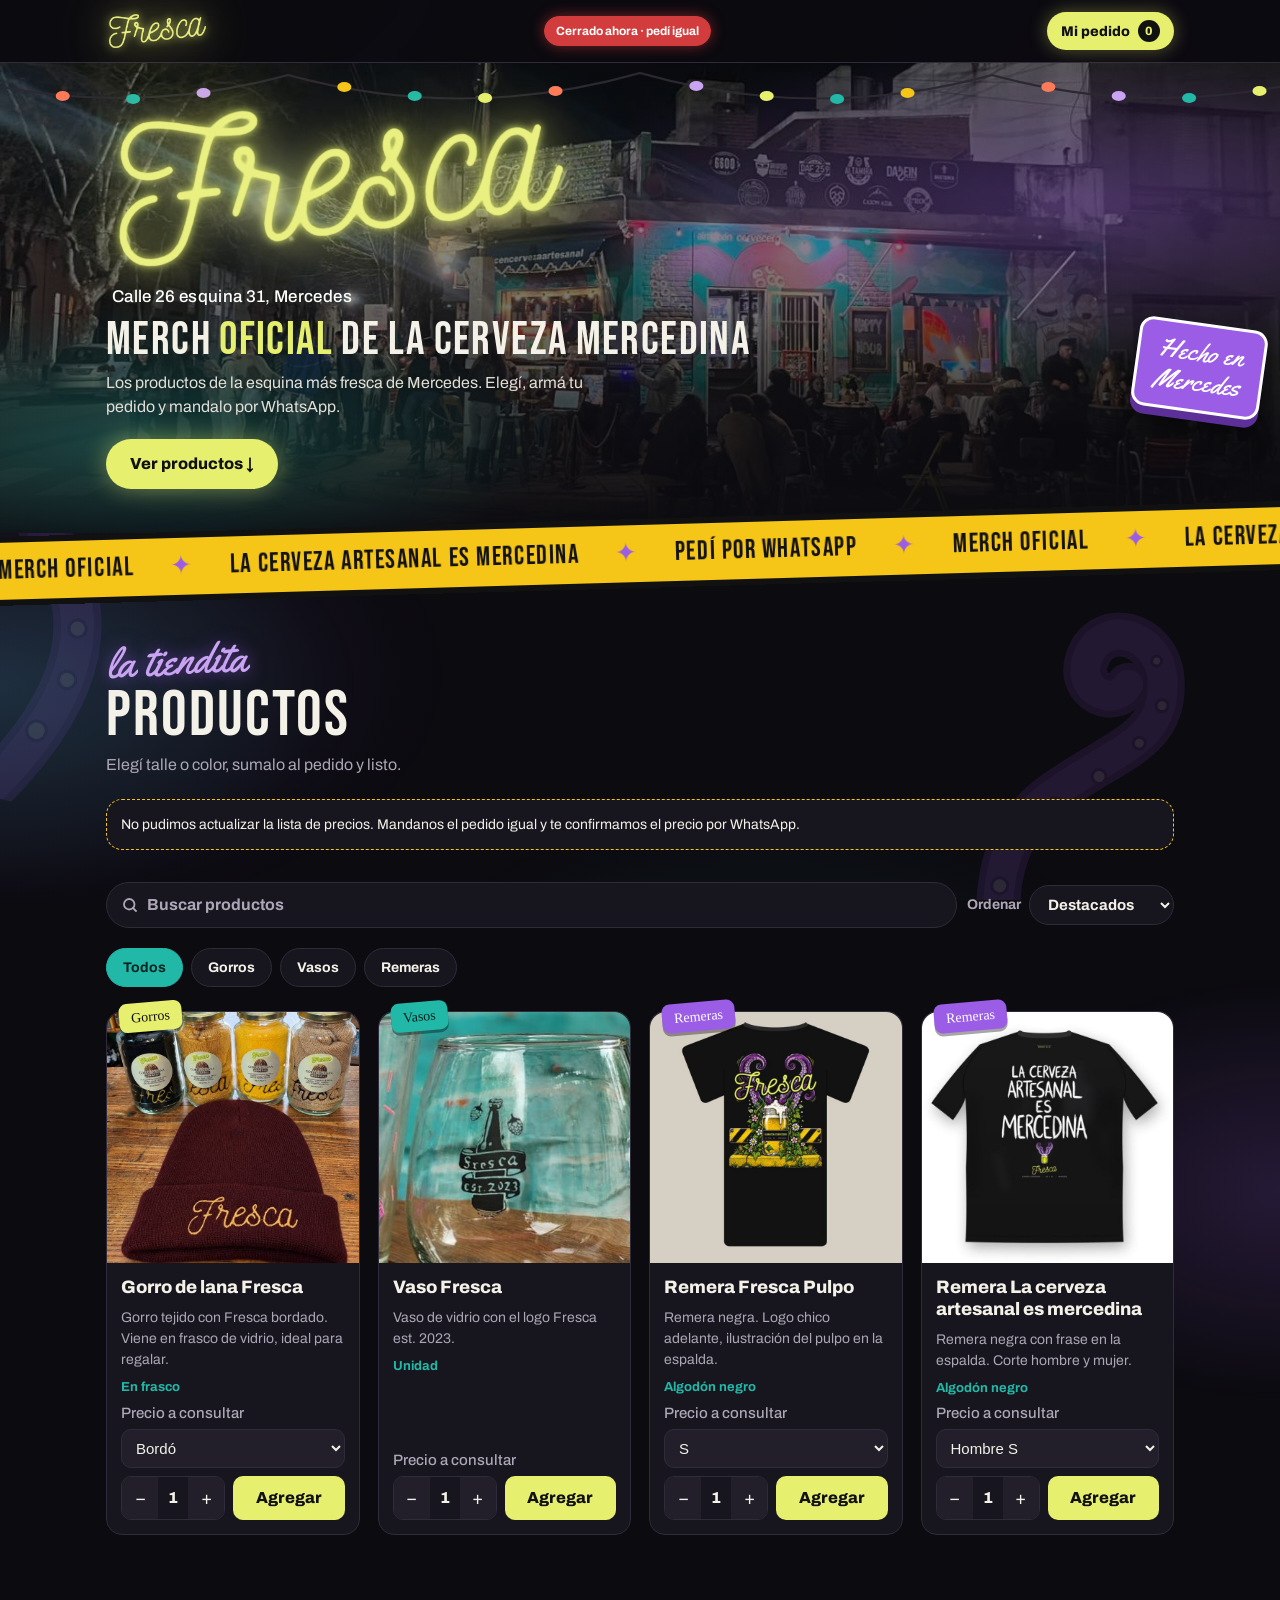
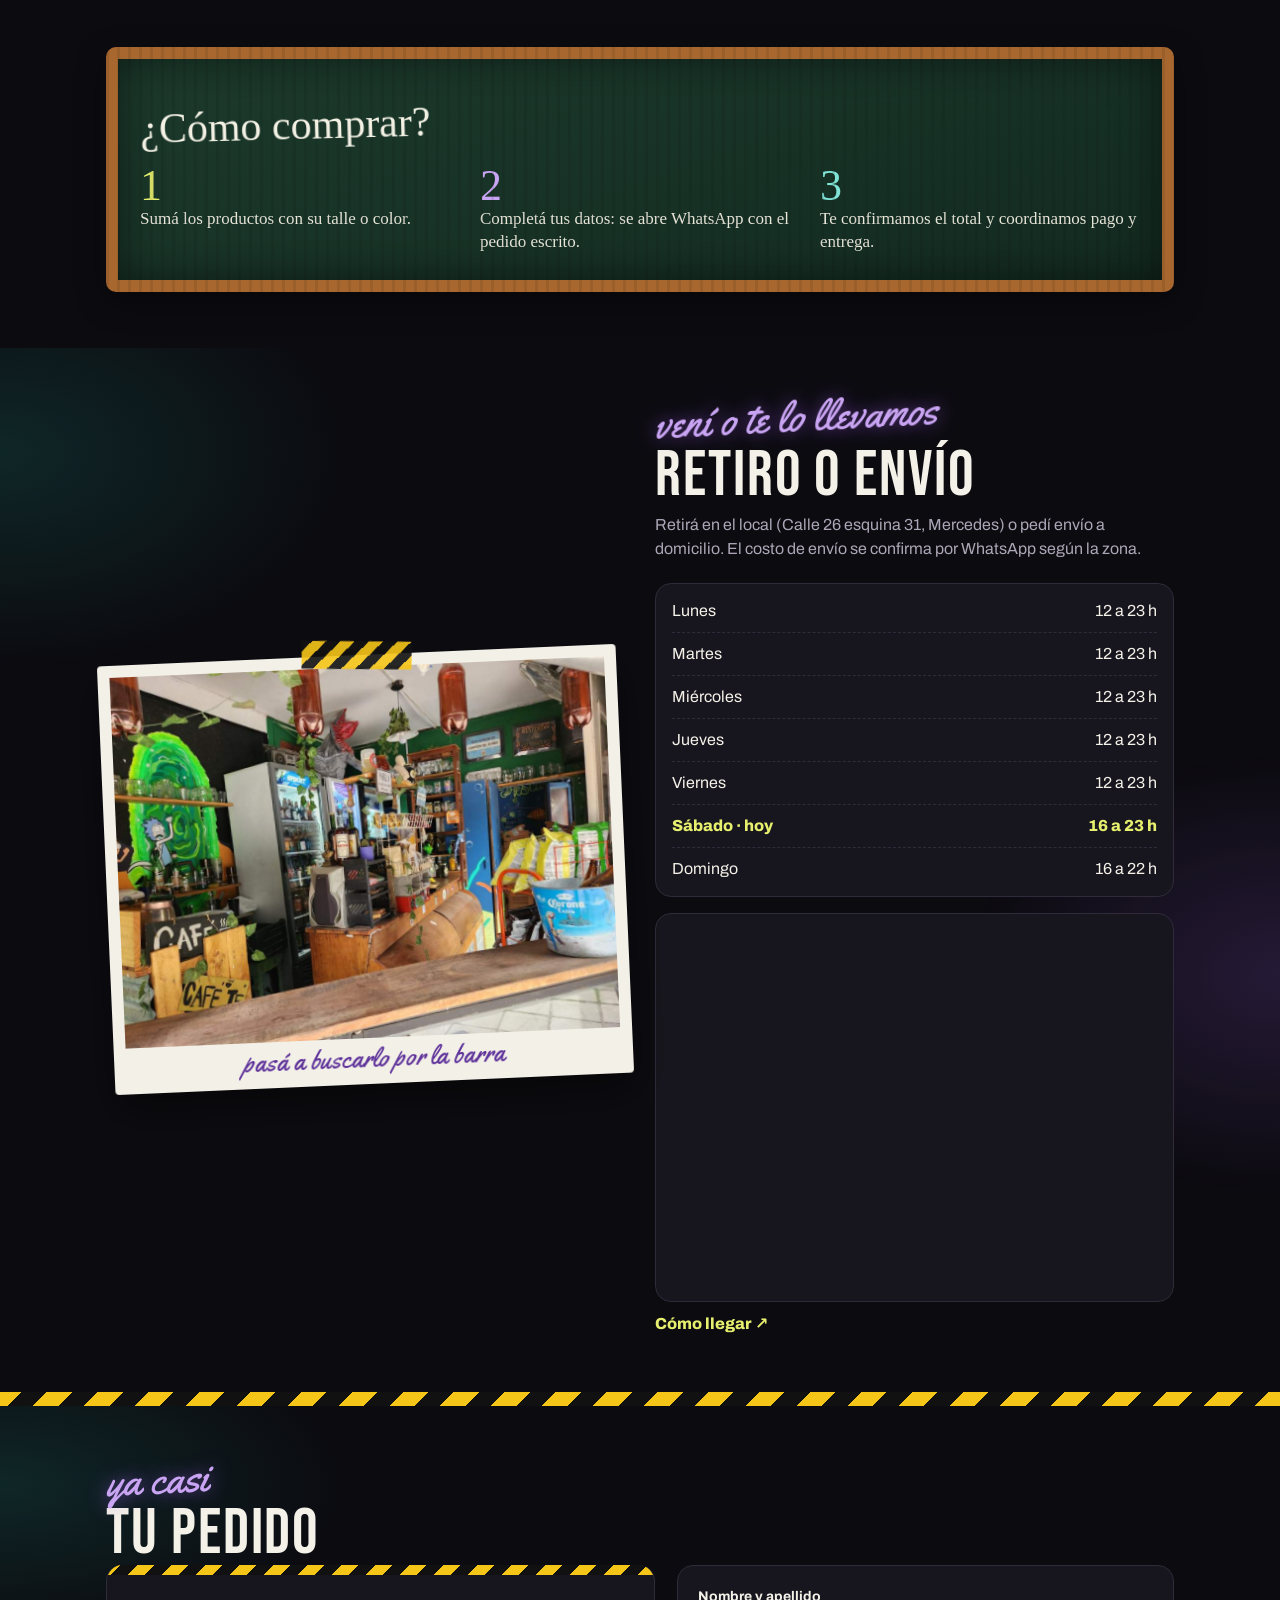
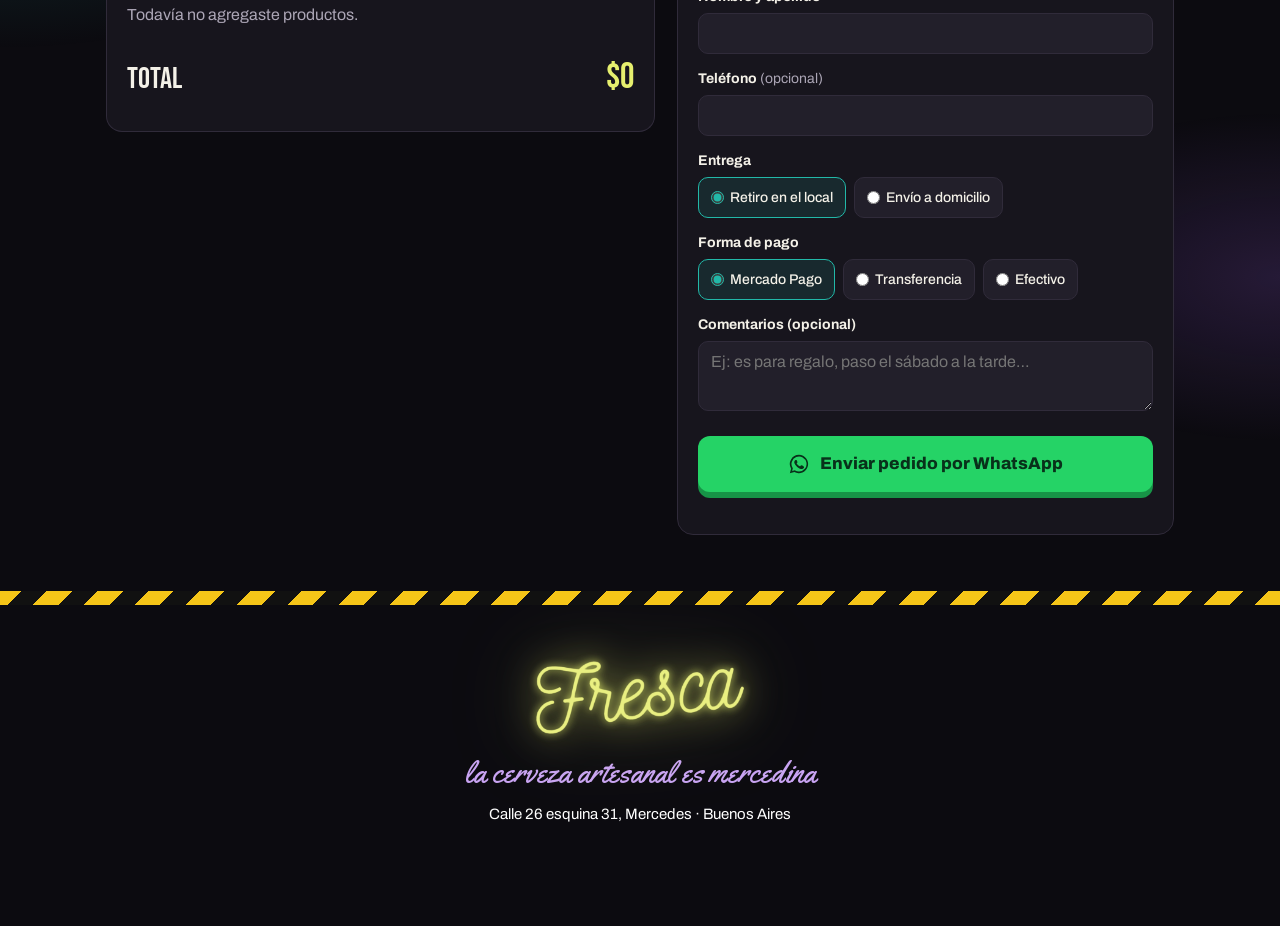
<file: index.html>
<!DOCTYPE html>
<html lang="es-AR">
<head>
<meta charset="UTF-8">
<meta name="viewport" content="width=device-width, initial-scale=1">
<title>Fresca · Almacén cervecero en Mercedes | Merch oficial</title>
<meta name="description" content="Fresca, almacén cervecero y cerveza artesanal en Mercedes, Buenos Aires (Calle 26 esquina 31). Gorros, vasos y remeras oficiales: armá tu pedido y mandalo por WhatsApp.">
<meta name="google-site-verification" content="Kx5-lJgO8yuMsquze4qxFU-uyhjeQEC0sPN30g174Yc">
<link rel="canonical" href="https://fresca-merch.netlify.app/">

<!-- ===== Datos del negocio para Google (si cambian dirección, horarios o teléfono, actualizarlos también acá) ===== -->
<script type="application/ld+json">
{
  "@context": "https://schema.org",
  "@type": "BarOrPub",
  "name": "Fresca",
  "description": "Almacén cervecero de Mercedes. Cerveza artesanal y merch oficial.",
  "url": "https://fresca-merch.netlify.app/",
  "logo": "https://fresca-merch.netlify.app/fotos/logo-fresca.png",
  "image": ["https://fresca-merch.netlify.app/preview.jpg", "https://fresca-merch.netlify.app/fotos/local.jpg"],
  "telephone": "+5492324352150",
  "servesCuisine": "Cerveza artesanal",
  "address": {
    "@type": "PostalAddress",
    "streetAddress": "Calle 26 esquina 31",
    "addressLocality": "Mercedes",
    "addressRegion": "Buenos Aires",
    "addressCountry": "AR"
  },
  "openingHoursSpecification": [
    {"@type": "OpeningHoursSpecification", "dayOfWeek": ["Monday","Tuesday","Wednesday","Thursday","Friday"], "opens": "12:00", "closes": "23:00"},
    {"@type": "OpeningHoursSpecification", "dayOfWeek": "Saturday", "opens": "16:00", "closes": "23:00"},
    {"@type": "OpeningHoursSpecification", "dayOfWeek": "Sunday", "opens": "16:00", "closes": "22:00"}
  ]
}
</script>
<meta name="theme-color" content="#0c0b10">

<!-- ===== Vista previa al compartir (WhatsApp, Facebook, X) ===== -->
<!-- Dirección publicada: https://fresca-merch.netlify.app -->
<meta property="og:type" content="website">
<meta property="og:site_name" content="Fresca">
<meta property="og:locale" content="es_AR">
<meta property="og:title" content="Fresca · Merch oficial de la cerveza mercedina">
<meta property="og:description" content="Calle 26 esquina 31, Mercedes. Elegí tus productos y pedí por WhatsApp.">
<meta property="og:url" content="https://fresca-merch.netlify.app/">
<meta property="og:image" content="https://fresca-merch.netlify.app/preview.jpg">
<meta property="og:image:width" content="1200">
<meta property="og:image:height" content="630">
<meta name="twitter:card" content="summary_large_image">

<link rel="preconnect" href="https://fonts.googleapis.com">
<link rel="preconnect" href="https://fonts.gstatic.com" crossorigin>
<link href="https://fonts.googleapis.com/css2?family=Archivo:wght@400;500;700;800&family=Bebas+Neue&family=Permanent+Marker&family=Yellowtail&display=swap" rel="stylesheet">

<style>
/* Fuente de la marca: se usa Nickainley solo si está instalada en la compu de quien mira;
   si no, Yellowtail. Si consiguen el archivo (con licencia), subirlo como fuentes/Nickainley.woff2
   y agregar acá: ,url('fuentes/Nickainley.woff2') format('woff2') */
@font-face{font-family:'Nickainley';src:local('Nickainley'),local('Nickainley Normal');font-display:swap}
/* ===== Paleta Fresca (tomada del cartel, los murales, la remera y la barra) ===== */
:root{
  --noche:#0c0b10;      /* fondo: la esquina de noche */
  --panel:#17151d; --panel2:#221f2a; --line:#302b3a;
  --neon:#e6ef6e;       /* cartel de neón Fresca */
  --violeta:#9b5de5;    /* pulpo del mural y la remera */
  --violeta-cl:#c9a4f3;
  --turquesa:#22b8a8;   /* paredes pintadas */
  --verde:#1d5c40;      /* pared verde de la barra */
  --madera:#a8672f;     /* barra y estantes */
  --obra:#f5c518;       /* cinta amarilla y negra */
  --text:#f4f1e8; --muted:#aca6b6;
  --radius:16px;
}
*{box-sizing:border-box;margin:0;padding:0}
[hidden]{display:none!important}
html{scroll-behavior:smooth;overflow-x:hidden}
section,footer,.hero{overflow-x:clip}
body{background:var(--noche);color:var(--text);font-family:'Archivo',system-ui,sans-serif;line-height:1.5;-webkit-font-smoothing:antialiased;overflow-x:hidden}
img{display:block;max-width:100%}
a{color:inherit}
button{font:inherit;cursor:pointer}
.wrap{max-width:1100px;margin:0 auto;padding:0 16px;position:relative}
.display{font-family:'Bebas Neue',sans-serif;font-weight:400;letter-spacing:.03em;line-height:.95}
.script{font-family:'Nickainley','Yellowtail',cursive;font-weight:400;letter-spacing:0}

/* Fondo de pulpo (toda la página) */
.fondo-pulpo{position:fixed;inset:0;z-index:-1;pointer-events:none;overflow:hidden;background:radial-gradient(55% 40% at 100% 15%,rgba(155,93,229,.16),transparent 70%),radial-gradient(50% 40% at 0% 75%,rgba(155,93,229,.13),transparent 70%),radial-gradient(40% 30% at 60% 110%,rgba(34,184,168,.08),transparent 70%)}
.fondo-pulpo svg{position:absolute;opacity:.16}
main,header,footer,.banda,.cinta{position:relative}

/* Neón */
.neon{filter:drop-shadow(0 0 4px rgba(230,239,110,.9)) drop-shadow(0 0 18px rgba(230,239,110,.55)) drop-shadow(0 0 42px rgba(230,239,110,.3))}
.neon.parpadeo{animation:parpadeo 9s infinite}
@keyframes parpadeo{0%,70%,100%{opacity:1}71%{opacity:.35}72.5%{opacity:1}74%{opacity:.4}76%{opacity:.4}77%{opacity:1}80%{opacity:.55}82%{opacity:.55}83.5%{opacity:1}86%{opacity:.3}89%{opacity:.3}90.5%{opacity:1}}

/* Cinta de obra */
.cinta{background:repeating-linear-gradient(-45deg,var(--obra) 0 18px,#111 18px 36px);height:14px}
.banda{position:relative;z-index:3;background:var(--obra);color:#111;transform:rotate(-1.6deg);margin:-14px -20px 0;border-top:6px solid #111;border-bottom:6px solid #111;overflow:hidden;white-space:nowrap}
.banda .pista{display:inline-block;padding:9px 0;font-family:'Bebas Neue';font-size:26px;letter-spacing:.06em;animation:pasar 28s linear infinite}
.banda .pista span{margin:0 18px}
.banda .pista i{font-style:normal;color:var(--violeta)}
@keyframes pasar{from{transform:translateX(0)}to{transform:translateX(-50%)}}

/* Header */
header.top{position:sticky;top:0;z-index:30;background:rgba(12,11,16,.9);backdrop-filter:blur(10px);border-bottom:1px solid var(--line)}
header.top .wrap{display:flex;align-items:center;justify-content:space-between;height:62px;gap:12px}
.brand img{height:40px;width:auto}
.estado{font-size:12px;font-weight:700;padding:5px 11px;border-radius:99px;border:1px solid var(--line);color:var(--muted);white-space:nowrap}
.estado.abierto{color:#08231f;background:var(--turquesa);border-color:var(--turquesa);box-shadow:0 0 14px rgba(34,184,168,.5)}
.estado.cerrado{color:#fff;background:#d23c3c;border-color:#d23c3c;box-shadow:0 0 14px rgba(210,60,60,.55)}
.btn-carrito{display:flex;align-items:center;gap:8px;background:var(--neon);color:#111;border:0;border-radius:99px;padding:8px 14px;font-weight:800;font-size:14px;box-shadow:0 0 18px rgba(230,239,110,.35)}
.btn-carrito .n{background:#111;color:var(--neon);border-radius:99px;min-width:22px;height:22px;display:grid;place-items:center;font-size:12px;padding:0 6px}

/* Hero */
.hero{position:relative;min-height:470px;display:flex;align-items:flex-end;overflow:hidden;isolation:isolate}
.hero > img.fondo{position:absolute;inset:0;width:100%;height:100%;object-fit:cover;object-position:62% 55%;z-index:-2}
.hero::before{content:"";position:absolute;inset:0;z-index:-1;
  background:
    radial-gradient(60% 50% at 85% 30%,rgba(155,93,229,.35),transparent 70%),
    radial-gradient(50% 40% at 10% 80%,rgba(34,184,168,.28),transparent 70%),
    linear-gradient(180deg,rgba(12,11,16,.35) 0%,rgba(12,11,16,.55) 50%,var(--noche) 100%)}
.guirnalda{position:absolute;top:0;left:-5%;right:-5%;height:70px;pointer-events:none}
.guirnalda svg{width:100%;height:100%}
.foco{animation:brillo 3s ease-in-out infinite}
.foco:nth-child(3n){animation-delay:.8s}.foco:nth-child(3n+1){animation-delay:1.6s}
@keyframes brillo{50%{opacity:.45}}
.hero .wrap{padding-bottom:44px;width:100%;z-index:1}
.sticker{z-index:2}
.hero .logo{width:min(470px,74vw);height:auto}
.dir-hero{color:#fff;font-size:17px;font-weight:500;letter-spacing:.02em;margin:4px 0 6px 6px}
.dir-hero:empty{display:none}
.hero .sub{font-size:clamp(28px,6vw,46px);margin-top:10px}
.hero .sub b{color:var(--neon);font-weight:400}
.hero p{max-width:520px;color:#e2dfd6;margin-top:8px}
.sticker{position:absolute;right:16px;bottom:120px;transform:rotate(8deg);background:var(--violeta);color:#fff;padding:12px 18px;border-radius:14px;font-size:26px;line-height:1.15;text-align:center;box-shadow:0 8px 0 #5c2f99,0 14px 30px rgba(0,0,0,.4);border:3px solid #fff}
.sticker small{display:block;font-family:'Archivo';font-weight:800;font-size:12px;letter-spacing:.08em;text-transform:uppercase;color:var(--neon)}
.cta{display:inline-flex;gap:8px;align-items:center;margin-top:20px;background:var(--neon);color:#111;font-weight:800;text-decoration:none;padding:13px 24px;border-radius:99px;box-shadow:0 0 24px rgba(230,239,110,.45)}

/* Secciones y decoración de mural */
section{padding:56px 0;position:relative;scroll-margin-top:62px}
.mural{background:
  radial-gradient(40% 30% at 0% 10%,rgba(34,184,168,.16),transparent 70%),
  radial-gradient(35% 30% at 100% 60%,rgba(155,93,229,.18),transparent 70%)}
.tentaculo{position:absolute;pointer-events:none;opacity:.9;z-index:0}
.sec-title{font-size:clamp(44px,8vw,64px)}
.sec-title .script{font-size:.66em;color:var(--violeta-cl);display:block;transform:rotate(-3deg);transform-origin:left;margin-bottom:2px;text-shadow:0 0 18px rgba(155,93,229,.6)}
.sec-sub{color:var(--muted);margin:6px 0 22px}

/* Filtros y grilla */
.filtros{display:flex;gap:8px;flex-wrap:wrap;margin-bottom:24px;position:relative;z-index:1}
.filtros button{background:var(--panel);color:var(--text);border:1px solid var(--line);border-radius:99px;padding:8px 16px;font-size:14px;font-weight:700}
.filtros button.on{background:var(--turquesa);border-color:var(--turquesa);color:#062420}
.filtros button.oferta{border-color:rgba(255,122,89,.55);color:#ffb59f}
.filtros button.oferta.on{background:#ff7a59;border-color:#ff7a59;color:#1d0b05}
/* Buscador y orden */
.herramientas{display:flex;gap:10px;flex-wrap:wrap;margin-bottom:14px;position:relative;z-index:1}
.buscar{flex:1 1 260px;display:flex;align-items:center;gap:8px;background:var(--panel);border:1px solid var(--line);border-radius:99px;padding:0 6px 0 14px}
.buscar:focus-within,.orden select:focus-visible{border-color:var(--turquesa);box-shadow:0 0 0 3px rgba(34,184,168,.25)}
.buscar svg{flex-shrink:0;color:var(--muted)}
.buscar input{flex:1;min-width:0;background:none;border:0;outline:0;color:var(--text);font:inherit;font-size:16px;padding:10px 0}
.buscar input::placeholder{color:var(--muted)}
.buscar input::-webkit-search-cancel-button{display:none}
.buscar .limpiar{flex-shrink:0;width:30px;height:30px;border-radius:99px;border:0;background:var(--panel2);color:var(--text);font-size:14px}
.orden{flex:0 0 auto;display:flex;align-items:center;gap:8px;color:var(--muted);font-size:14px;font-weight:700}
.orden select{background:var(--panel);color:var(--text);border:1px solid var(--line);border-radius:99px;padding:10px 14px;font:inherit;font-size:15px;outline:0}
.sin-resultados{color:var(--muted);padding:30px 0}
.sin-resultados button{margin-left:6px;background:none;border:0;color:var(--neon);font:inherit;font-weight:700;text-decoration:underline;cursor:pointer}
.grid{display:grid;grid-template-columns:repeat(auto-fill,minmax(240px,1fr));gap:18px;position:relative;z-index:1}
.card{background:var(--panel);border:1px solid var(--line);border-radius:var(--radius);overflow:visible;display:flex;flex-direction:column;transition:transform .2s,box-shadow .2s;position:relative}
.card:hover{transform:translateY(-3px) rotate(-.4deg);box-shadow:0 12px 30px rgba(0,0,0,.45),0 0 0 1px rgba(230,239,110,.25)}
.card .foto{display:block;cursor:zoom-in;aspect-ratio:1/1;background:var(--panel2);position:relative;border-radius:var(--radius) var(--radius) 0 0;overflow:hidden}
.card .foto img{position:relative;z-index:1;width:100%;height:100%;object-fit:cover}
.card .foto .sin{position:absolute;inset:0;display:grid;place-items:center}
.card .foto .sin img{width:60%;height:auto;opacity:.5}
.card .cat{position:absolute;z-index:2;top:-10px;left:12px;font-family:'Permanent Marker';font-size:14px;padding:4px 12px;border-radius:8px;transform:rotate(-5deg);box-shadow:0 3px 0 rgba(0,0,0,.35)}
.cat.c0{background:var(--neon);color:#111}.cat.c1{background:var(--turquesa);color:#062420}.cat.c2{background:var(--violeta);color:#fff}.cat.c3{background:var(--obra);color:#111}
.card .body{padding:14px;display:flex;flex-direction:column;gap:8px;flex:1}
.card h3{font-size:18px;line-height:1.2;font-weight:800}
.card h3 a{text-decoration:none}
.card h3 a:hover{text-decoration:underline;text-decoration-color:var(--neon)}
.card .desc,.v-info .desc{color:var(--muted);font-size:14px}
.card .pres,.v-info .pres{font-size:13px;color:var(--turquesa);font-weight:700}
.card .precio,.v-info .precio{font-family:'Bebas Neue';font-size:32px;color:var(--neon);margin-top:auto;line-height:1}
.card .precio s,.v-info .precio s{display:block;font-family:'Archivo';font-size:14px;font-weight:500;color:var(--muted)}
.card .precio.consultar,.v-info .precio.consultar{font-family:'Archivo';font-size:15px;color:var(--muted);font-weight:500}
.card select,.v-info select{width:100%;background:var(--panel2);color:var(--text);border:1px solid var(--line);border-radius:10px;padding:9px 10px;font-size:15px}
.card .acciones,.v-info .acciones{display:flex;gap:8px;align-items:center}
.n-fotos{position:absolute;z-index:2;right:8px;bottom:8px;background:rgba(12,11,16,.82);color:var(--text);font-size:12px;font-weight:700;padding:3px 9px;border-radius:99px}
.qty{display:flex;align-items:center;border:1px solid var(--line);border-radius:10px;overflow:hidden}
.qty button{background:var(--panel2);color:var(--text);border:0;width:36px;height:42px;font-size:18px}
.qty span{min-width:30px;text-align:center;font-weight:800}
.add{flex:1;background:var(--neon);color:#111;border:0;border-radius:10px;height:44px;font-weight:800}
.add:active{transform:scale(.97)}
.card.agotado{opacity:.6}
.card.agotado .foto img{filter:grayscale(1)}
.card.agotado .add,.v-info.agotado .add{background:repeating-linear-gradient(-45deg,#2a2730 0 10px,#1d1b22 10px 20px);color:var(--muted);cursor:not-allowed}
.aviso{background:var(--panel);border:1px dashed var(--obra);border-radius:var(--radius);padding:14px;color:var(--text);font-size:14px;margin-bottom:18px}
.cargando{color:var(--muted);padding:30px 0}

/* Vista de producto: fotos grandes */
.vista{margin:auto;padding:0;border:1px solid var(--line);border-radius:var(--radius);background:var(--panel);color:var(--text);width:min(980px,calc(100% - 32px));max-width:none;max-height:calc(100dvh - 32px);overflow:auto;overscroll-behavior:contain}
.vista::backdrop{background:rgba(6,5,9,.85);backdrop-filter:blur(4px)}
body:has(.vista[open]){overflow:hidden}
.v-cerrar{position:sticky;top:10px;z-index:3;display:grid;place-items:center;margin:10px 10px -50px auto;width:40px;height:40px;border-radius:99px;border:1px solid var(--line);background:rgba(23,21,29,.9);color:var(--text);font-size:18px}
.v-caja{display:grid;grid-template-columns:1.15fr .85fr}
.v-galeria{background:var(--panel2);min-width:0}
.v-foto{position:relative}
.v-tira{display:flex;overflow-x:auto;scroll-snap-type:x mandatory;scrollbar-width:none;aspect-ratio:1/1;max-height:calc(100dvh - 150px)}
.v-tira::-webkit-scrollbar{display:none}
.v-tira figure{flex:0 0 100%;scroll-snap-align:center;scroll-snap-stop:always}
.v-tira img{width:100%;height:100%;object-fit:contain}
.v-flecha{position:absolute;top:50%;transform:translateY(-50%);width:44px;height:44px;border-radius:99px;border:1px solid var(--line);background:rgba(12,11,16,.78);color:var(--text);font-size:24px;line-height:1}
.v-flecha.ant{left:10px}.v-flecha.sig{right:10px}
.v-flecha:disabled{opacity:0;pointer-events:none}
.v-color{position:absolute;left:10px;bottom:10px;background:var(--neon);color:#111;font-weight:800;font-size:13px;padding:4px 11px;border-radius:99px}
.v-color:empty{display:none}
.v-minis{display:flex;gap:8px;padding:10px;overflow-x:auto}
.v-minis button{flex:0 0 64px;height:64px;padding:0;border:2px solid var(--line);border-radius:10px;overflow:hidden;background:var(--panel)}
.v-minis button.on{border-color:var(--neon)}
.v-minis img{width:100%;height:100%;object-fit:cover}
.v-sin{aspect-ratio:1/1;display:grid;place-items:center}
.v-sin img{width:50%;opacity:.5}
.v-info{padding:22px;display:flex;flex-direction:column;gap:10px}
.v-info .cat{align-self:flex-start;font-family:'Permanent Marker';font-size:14px;padding:4px 12px;border-radius:8px;transform:rotate(-4deg);box-shadow:0 3px 0 rgba(0,0,0,.35)}
.v-info h2{font-size:26px;line-height:1.15;font-weight:800;padding-right:36px}
.v-info .desc{font-size:15px}
.v-info .precio{margin:6px 0 2px;font-size:38px}
.v-compartir{align-self:flex-start;display:inline-flex;align-items:center;gap:8px;margin-top:4px;background:none;border:1px solid var(--line);color:var(--text);border-radius:99px;padding:9px 16px;font:inherit;font-size:14px;font-weight:700;cursor:pointer}
.v-compartir:hover{border-color:var(--neon);color:var(--neon)}
/* Vista: también te puede gustar */
.v-rel{padding:20px 22px 24px;border-top:1px solid var(--line)}
.v-rel h3{font-size:28px;margin-bottom:12px}
.v-rel-grid{display:grid;grid-template-columns:repeat(4,minmax(0,1fr));gap:14px}
.v-rel a{display:flex;flex-direction:column;gap:6px;color:var(--text);text-decoration:none;font-weight:700;font-size:14px;line-height:1.25}
.v-rel .r-foto{aspect-ratio:1/1;border-radius:12px;overflow:hidden;border:1px solid var(--line);background:var(--panel2) url('fotos/logo-fresca.png') center/50% no-repeat}
.v-rel .r-foto img{width:100%;height:100%;object-fit:cover;transition:transform .2s}
.v-rel a:hover .r-foto img{transform:scale(1.04)}
.v-rel a:hover .r-nombre{color:var(--neon)}
.v-rel .r-precio{font-family:'Bebas Neue';font-size:22px;font-weight:400;color:var(--neon);line-height:1}
.v-rel .r-precio s{font-family:'Archivo';font-size:12px;color:var(--muted);margin-right:6px}
.v-rel .r-consultar{font-family:'Archivo';font-size:13px;color:var(--muted)}

/* Agenda */
.agenda-grid{display:grid;grid-template-columns:repeat(auto-fill,minmax(300px,1fr));gap:18px;position:relative;z-index:1}
.evento{display:flex;flex-direction:column;background:var(--panel);border:1px solid var(--line);border-radius:var(--radius);overflow:hidden}
.evento .e-foto{aspect-ratio:16/9;background:var(--panel2)}
.evento .e-foto img{width:100%;height:100%;object-fit:cover}
.e-cuerpo{display:grid;grid-template-columns:auto minmax(0,1fr);gap:14px;padding:16px}
.e-fecha{width:64px;text-align:center;border:2px dashed var(--violeta);border-radius:12px;padding:6px 2px;line-height:1.05;text-transform:uppercase;font-weight:800;font-size:12px;color:var(--muted);align-self:start}
.e-fecha b{display:block;font-family:'Bebas Neue';font-weight:400;font-size:38px;color:var(--neon);line-height:.95}
.e-fecha span{color:var(--violeta-cl)}
.e-info{display:flex;flex-direction:column;gap:6px;min-width:0}
.e-info h3{font-size:19px;line-height:1.2}
.e-hora{color:#7fe3d6;font-weight:800;font-size:14px}
.e-etq{align-self:flex-start;background:var(--neon);color:#111;font-size:12px;font-weight:800;padding:2px 9px;border-radius:99px}
.e-desc{color:var(--muted);font-size:14px;white-space:pre-line}
.e-acciones{display:flex;gap:8px;padding:0 16px 16px;margin-top:auto}
.e-acciones a,.e-acciones button{flex:1;display:inline-flex;justify-content:center;align-items:center;gap:6px;height:42px;border-radius:10px;font:inherit;font-size:14px;font-weight:800;text-decoration:none;cursor:pointer}
.e-acciones a{background:var(--neon);color:#111;border:0}
.e-acciones button{background:none;color:var(--text);border:1px solid var(--line)}
.e-acciones button:hover{border-color:var(--neon);color:var(--neon)}

/* Pizarra (como las del local) */
.pizarra{background:linear-gradient(160deg,#1c3a2c,#132a20);border:12px solid var(--madera);border-radius:10px;box-shadow:inset 0 0 40px rgba(0,0,0,.5),0 10px 30px rgba(0,0,0,.4);padding:26px 22px;position:relative}
.pizarra::before{content:"";position:absolute;inset:-12px;border-radius:10px;pointer-events:none;background:repeating-linear-gradient(90deg,rgba(0,0,0,.08) 0 3px,transparent 3px 11px);mix-blend-mode:multiply}
.pizarra h2{font-family:'Permanent Marker';font-size:clamp(30px,6vw,42px);color:#f3f0e4;font-weight:400;transform:rotate(-1.5deg)}
.pasos{display:grid;grid-template-columns:repeat(auto-fit,minmax(220px,1fr));gap:20px;margin-top:16px}
.paso{font-family:'Permanent Marker';color:#e9e6da;font-size:17px;line-height:1.35}
.paso b{display:block;font-size:44px;line-height:1;color:var(--neon);font-weight:400}
.paso:nth-child(2) b{color:var(--violeta-cl)} .paso:nth-child(3) b{color:#7fe3d6}

/* Local */
.local{display:grid;grid-template-columns:1fr 1fr;gap:30px;align-items:center}
.polaroid{background:#f3f0e8;padding:12px 12px 46px;border-radius:4px;transform:rotate(-2.5deg);box-shadow:0 18px 40px rgba(0,0,0,.5);position:relative}
.polaroid img{width:100%;aspect-ratio:4/3;object-fit:cover}
.polaroid span{position:absolute;bottom:6px;left:0;right:0;text-align:center;font-family:'Nickainley','Yellowtail',cursive;color:#5c2f99;font-size:26px}
.polaroid::after{content:"";position:absolute;top:-14px;left:50%;width:110px;height:28px;transform:translateX(-50%) rotate(3deg);background:repeating-linear-gradient(-45deg,rgba(245,197,24,.9) 0 10px,rgba(17,17,17,.9) 10px 20px)}
.horarios{list-style:none;margin:14px 0;background:var(--panel);border:1px solid var(--line);border-radius:var(--radius);padding:6px 16px}
.horarios li{display:flex;justify-content:space-between;border-bottom:1px dashed var(--line);padding:9px 0}
.horarios li:last-child{border:0}
.horarios li.hoy{color:var(--neon);font-weight:800}
.mapa{margin-top:16px;border:1px solid var(--line);border-radius:var(--radius);overflow:hidden;aspect-ratio:4/3;background:var(--panel)}
.mapa iframe{display:block;width:100%;height:100%;border:0}
.como-llegar{display:inline-block;margin-top:10px;color:var(--neon);font-weight:800;text-decoration:none}
.como-llegar:hover{text-decoration:underline}

/* Pedido */
.pedido{display:grid;grid-template-columns:1.05fr .95fr;gap:22px;align-items:start;position:relative;z-index:1}
.box{background:var(--panel);border:1px solid var(--line);border-radius:var(--radius);padding:20px;position:relative;overflow:hidden}
.box.ticket{border-top:0}
.box.ticket::before{content:"";position:absolute;left:0;right:0;top:0;height:10px;background:repeating-linear-gradient(-45deg,var(--obra) 0 12px,#111 12px 24px)}
.box.ticket{padding-top:28px}
.linea{display:flex;justify-content:space-between;gap:10px;padding:11px 0;border-bottom:1px dashed var(--line);font-size:15px}
.linea .q{display:flex;align-items:center;gap:6px}
.linea .q button{background:var(--panel2);border:1px solid var(--line);color:var(--text);width:30px;height:30px;border-radius:8px}
.linea small{color:var(--muted);display:block}
.total{display:flex;justify-content:space-between;align-items:baseline;padding-top:14px}
.total span:first-child{font-family:'Bebas Neue';font-size:30px}
.total span:last-child{font-family:'Bebas Neue';font-size:36px;color:var(--neon)}
.vacio{color:var(--muted);padding:10px 0}
label{display:block;font-size:14px;font-weight:700;margin:14px 0 6px}
input[type=text],input[type=tel],textarea{width:100%;background:var(--panel2);border:1px solid var(--line);color:var(--text);border-radius:10px;padding:11px 12px;font-size:16px;font-family:inherit}
input:focus,textarea:focus,select:focus{outline:2px solid var(--turquesa);outline-offset:1px}
textarea{min-height:70px;resize:vertical}
.opts{display:flex;gap:8px;flex-wrap:wrap}
.opts label{margin:0;font-weight:500;display:flex;align-items:center;gap:6px;background:var(--panel2);border:1px solid var(--line);border-radius:10px;padding:9px 12px;cursor:pointer}
.opts label:has(input:checked){border-color:var(--turquesa);background:rgba(34,184,168,.12)}
.opts input{accent-color:var(--turquesa)}
.nota{font-size:13px;color:var(--muted);margin-top:6px}
.enviar{width:100%;margin-top:18px;background:#25d366;color:#08311a;border:0;border-radius:12px;padding:15px;font-size:17px;font-weight:800;display:flex;align-items:center;justify-content:center;gap:10px;box-shadow:0 6px 0 #179447}
.enviar:active{transform:translateY(3px);box-shadow:0 3px 0 #179447}
.mp{display:none;margin-top:12px;width:100%;text-align:center;background:#009ee3;color:#fff;text-decoration:none;font-weight:800;padding:13px;border-radius:12px}
.error{color:#ff8f80;font-size:14px;margin-top:8px;min-height:1em}

/* Barra inferior */
/* Aparece con productos en el pedido; se esconde cuando ya se está viendo la sección del pedido */
.barra{position:fixed;left:0;right:0;bottom:0;z-index:40;background:var(--neon);color:#111;box-shadow:0 -6px 24px rgba(230,239,110,.25);padding-bottom:env(safe-area-inset-bottom);transform:translateY(110%);visibility:hidden;transition:transform .25s ease,visibility 0s .25s}
.barra.ver{transform:none;visibility:visible;transition:transform .25s ease}
.barra.salto{animation:salto .4s ease}
@keyframes salto{40%{transform:translateY(-6px)}}
.barra .wrap{display:flex;justify-content:space-between;align-items:center;gap:12px;height:58px;font-weight:800}
.barra .b-txt{display:flex;align-items:center;gap:8px;min-width:0}
.barra .b-txt svg{flex-shrink:0}
.barra a{flex-shrink:0;background:#111;color:var(--neon);text-decoration:none;padding:9px 16px;border-radius:99px}

footer{position:relative;padding:50px 0 100px;color:var(--muted);font-size:14px;text-align:center;overflow:hidden}
footer .logo{width:220px;margin:0 auto 10px}
#pieDatos{color:#fff;font-size:15px}
footer .frase{color:var(--violeta-cl);font-size:30px;margin-bottom:8px}

.toast{position:fixed;left:50%;bottom:76px;transform:translateX(-50%) translateY(20px);background:#111;color:var(--neon);border:1px solid var(--neon);padding:10px 16px;border-radius:99px;font-size:14px;opacity:0;transition:.25s;z-index:50;pointer-events:none;box-shadow:0 0 18px rgba(230,239,110,.3)}
.toast.on{opacity:1;transform:translateX(-50%) translateY(0)}

@media (max-width:760px){
  .local,.pedido{grid-template-columns:1fr}
  .estado{font-size:11px;padding:4px 9px}
  .estado .mas{display:none}   /* en el celular: solo «Abierto» o «Cerrado» */
  .grid{grid-template-columns:1fr 1fr;gap:14px 10px}
  .card .body{padding:10px;gap:6px}
  .card h3{font-size:15px}
  .card .desc{font-size:13px}
  .card .precio{font-size:26px}
  .card .acciones{flex-direction:column;align-items:stretch}
  .add{flex:none}  /* en columna, flex:1 lo dejaba de 24px de alto */
  .qty{justify-content:space-between}
  .linea .q button{width:38px;height:38px}
  .hero{min-height:440px}
  .sticker{display:none}
  .polaroid{margin:0 10px}
  .vista{width:100%;max-height:none;height:100%;border:0;border-radius:0}
  .v-caja{grid-template-columns:1fr}
  .v-tira{max-height:none}
  .v-info{padding:18px 16px 28px}
  .v-info h2{font-size:22px;padding-right:0}
  .v-info .add{flex:1}
  .v-rel{padding:18px 16px 28px}
  .v-rel-grid{grid-template-columns:repeat(2,minmax(0,1fr))}
  .agenda-grid{grid-template-columns:1fr}
}
@media (prefers-reduced-motion:reduce){ .barra,.barra.ver{transition:none} .barra.salto{animation:none} }
@media (prefers-reduced-motion:reduce){
  .neon.parpadeo,.foco,.banda .pista{animation:none}
  html{scroll-behavior:auto}
}
</style>
</head>
<body>

<!-- Tentáculo (dibujo propio, inspirado en el mural) -->
<svg width="0" height="0" style="position:absolute" aria-hidden="true">
  <symbol id="tentaculo" viewBox="0 0 220 420">
    <path d="M110 420 C 60 340, 40 260, 90 200 C 140 140, 190 120, 170 60 C 155 15, 95 15, 92 60 C 90 92, 130 100, 138 74" fill="none" stroke="#6f3db0" stroke-width="44" stroke-linecap="round"/>
    <path d="M110 420 C 60 340, 40 260, 90 200 C 140 140, 190 120, 170 60 C 155 15, 95 15, 92 60 C 90 92, 130 100, 138 74" fill="none" stroke="#9b5de5" stroke-width="30" stroke-linecap="round"/>
    <g fill="#d7b8f7" stroke="#6f3db0" stroke-width="3">
      <circle cx="78" cy="352" r="9"/><circle cx="62" cy="300" r="8"/><circle cx="64" cy="252" r="8"/>
      <circle cx="96" cy="208" r="7"/><circle cx="132" cy="170" r="7"/><circle cx="163" cy="128" r="6"/>
      <circle cx="176" cy="86" r="6"/><circle cx="160" cy="44" r="5"/>
    </g>
  </symbol>
</svg>

<div class="fondo-pulpo" aria-hidden="true">
  <svg style="right:-60px;top:6%;width:260px;height:500px;transform:rotate(-18deg)"><use href="#tentaculo"/></svg>
  <svg style="left:-80px;top:38%;width:240px;height:460px;transform:scaleX(-1) rotate(-14deg)"><use href="#tentaculo"/></svg>
  <svg style="right:8%;bottom:-120px;width:220px;height:420px;transform:rotate(14deg)"><use href="#tentaculo"/></svg>
  <svg style="left:22%;top:-140px;width:180px;height:350px;transform:rotate(190deg)"><use href="#tentaculo"/></svg>
</div>

<header class="top">
  <div class="wrap">
    <a href="#" class="brand" aria-label="Fresca, inicio"><img class="neon" src="fotos/logo-fresca.png" alt="Fresca"></a>
    <span class="estado" id="estado">—</span>
    <button class="btn-carrito" onclick="irAPedido()">Mi pedido <span class="n" id="nCarrito">0</span></button>
  </div>
</header>

<div class="hero">
  <img class="fondo" src="fotos/fondo.jpg" alt="La esquina de Fresca de noche, con gente en la vereda">
  <div class="guirnalda" aria-hidden="true">
    <svg viewBox="0 0 1000 70" preserveAspectRatio="none">
      <path d="M0 8 Q 125 60 250 12 Q 375 60 500 10 Q 625 60 750 12 Q 875 60 1000 8" fill="none" stroke="#2b2830" stroke-width="2"/>
      <g>
        <circle class="foco" cx="40" cy="23" r="5" fill="#e6ef6e"/><circle class="foco" cx="90" cy="33" r="5" fill="#ff7a59"/><circle class="foco" cx="140" cy="36" r="5" fill="#22b8a8"/><circle class="foco" cx="190" cy="30" r="5" fill="#c9a4f3"/>
        <circle class="foco" cx="290" cy="24" r="5" fill="#f5c518"/><circle class="foco" cx="340" cy="33" r="5" fill="#22b8a8"/><circle class="foco" cx="390" cy="35" r="5" fill="#e6ef6e"/><circle class="foco" cx="440" cy="28" r="5" fill="#ff7a59"/>
        <circle class="foco" cx="540" cy="23" r="5" fill="#c9a4f3"/><circle class="foco" cx="590" cy="33" r="5" fill="#e6ef6e"/><circle class="foco" cx="640" cy="36" r="5" fill="#22b8a8"/><circle class="foco" cx="690" cy="30" r="5" fill="#f5c518"/>
        <circle class="foco" cx="790" cy="24" r="5" fill="#ff7a59"/><circle class="foco" cx="840" cy="33" r="5" fill="#c9a4f3"/><circle class="foco" cx="890" cy="35" r="5" fill="#22b8a8"/><circle class="foco" cx="940" cy="28" r="5" fill="#e6ef6e"/>
      </g>
    </svg>
  </div>
  <div class="sticker script" aria-hidden="true">Hecho en<br>Mercedes</div>
  <div class="wrap">
    <h1><img class="logo neon parpadeo" src="fotos/logo-fresca.png" alt="Fresca, almacén cervecero de Mercedes"></h1>
    <div class="dir-hero" id="dirHero"></div>
    <div class="sub display">Merch <b>oficial</b> de la cerveza mercedina</div>
    <p>Los productos de la esquina más fresca de Mercedes. Elegí, armá tu pedido y mandalo por WhatsApp.</p>
    <a class="cta" href="#productos">Ver productos ↓</a>
  </div>
</div>

<div class="banda" aria-hidden="true"><div class="pista" id="pista"></div></div>

<section id="productos" class="mural">
  <div class="wrap">
    <h2 class="sec-title display"><span class="script">la tiendita</span>Productos</h2>
    <p class="sec-sub">Elegí talle o color, sumalo al pedido y listo.</p>
    <div id="avisoCatalogo"></div>
    <div class="herramientas" id="herramientas" hidden>
      <label class="buscar">
        <svg width="18" height="18" viewBox="0 0 24 24" fill="none" stroke="currentColor" stroke-width="2.4" stroke-linecap="round" aria-hidden="true"><circle cx="11" cy="11" r="7"/><path d="m20 20-4-4"/></svg>
        <input type="search" id="buscar" placeholder="Buscar productos" aria-label="Buscar productos" autocomplete="off" enterkeyhint="search">
        <button type="button" class="limpiar" id="limpiarBusqueda" aria-label="Borrar búsqueda" hidden>✕</button>
      </label>
      <label class="orden">Ordenar
        <select id="orden">
          <option value="">Destacados</option>
          <option value="az">A → Z</option>
          <option value="za">Z → A</option>
          <option value="precio-asc">Menor precio</option>
          <option value="precio-desc">Mayor precio</option>
        </select>
      </label>
    </div>
    <div class="filtros" id="filtros"></div>
    <div class="grid" id="grid"><div class="cargando">Cargando productos…</div></div>
  </div>
</section>

<section>
  <div class="wrap">
    <div class="pizarra">
      <h2>¿Cómo comprar?</h2>
      <div class="pasos">
        <div class="paso"><b>1</b>Sumá los productos con su talle o color.</div>
        <div class="paso"><b>2</b>Completá tus datos: se abre WhatsApp con el pedido escrito.</div>
        <div class="paso"><b>3</b>Te confirmamos el total y coordinamos pago y entrega.</div>
      </div>
    </div>
  </div>
</section>

<section id="agenda" hidden>
  <div class="wrap">
    <h2 class="sec-title display"><span class="script">pasá por la esquina</span>Agenda</h2>
    <p class="sec-sub">Lo que se viene en Fresca.</p>
    <div class="agenda-grid" id="agendaGrid"></div>
  </div>
</section>

<section id="local" class="mural">
  <div class="wrap local">
    <div class="polaroid"><img src="fotos/local.jpg" alt="La barra de Fresca"><span>pasá a buscarlo por la barra</span></div>
    <div>
      <h2 class="sec-title display"><span class="script">vení o te lo llevamos</span>Retiro o envío</h2>
      <p class="sec-sub" id="textoEntrega"></p>
      <p class="aviso" id="avisoLocal" hidden></p>
      <ul class="horarios" id="horarios"></ul>
      <div class="mapa"><iframe id="mapa" title="Mapa con la ubicación de Fresca" loading="lazy" referrerpolicy="no-referrer-when-downgrade" allowfullscreen></iframe></div>
      <a class="como-llegar" id="comoLlegar" target="_blank" rel="noopener">Cómo llegar ↗</a>
    </div>
  </div>
</section>

<div class="cinta" aria-hidden="true"></div>

<section id="pedido" class="mural">
  <div class="wrap">
    <h2 class="sec-title display"><span class="script">ya casi</span>Tu pedido</h2>
    <div class="pedido">
      <div class="box ticket">
        <div id="lineas"></div>
        <div class="total"><span>Total</span><span id="total">$0</span></div>
        <p class="nota" id="notaTotal"></p>
      </div>
      <form class="box" id="form" novalidate>
        <label for="nombre" style="margin-top:0">Nombre y apellido</label>
        <input type="text" id="nombre" autocomplete="name" required>
        <label for="tel">Teléfono <span style="font-weight:400;color:var(--muted)">(opcional)</span></label>
        <input type="tel" id="tel" autocomplete="tel" inputmode="tel">

        <label>Entrega</label>
        <div class="opts">
          <label><input type="radio" name="entrega" value="Retiro en el local" checked> Retiro en el local</label>
          <label><input type="radio" name="entrega" value="Envío a domicilio"> Envío a domicilio</label>
        </div>
        <div id="bloqueDir" style="display:none">
          <label for="dir">Dirección</label>
          <input type="text" id="dir" autocomplete="street-address" placeholder="Calle, número, barrio">
          <p class="nota" id="notaEnvio"></p>
        </div>

        <label>Forma de pago</label>
        <div class="opts">
          <label><input type="radio" name="pago" value="Mercado Pago" checked> Mercado Pago</label>
          <label><input type="radio" name="pago" value="Transferencia"> Transferencia</label>
          <label><input type="radio" name="pago" value="Efectivo"> Efectivo</label>
        </div>

        <label for="coment">Comentarios (opcional)</label>
        <textarea id="coment" placeholder="Ej: es para regalo, paso el sábado a la tarde…"></textarea>

        <button type="submit" class="enviar" id="btnEnviar">
          <svg width="22" height="22" viewBox="0 0 24 24" fill="currentColor" aria-hidden="true"><path d="M12 2a10 10 0 0 0-8.6 15.1L2 22l5-1.3A10 10 0 1 0 12 2zm0 18.2a8.2 8.2 0 0 1-4.2-1.2l-.3-.2-3 .8.8-2.9-.2-.3A8.2 8.2 0 1 1 12 20.2zm4.5-6.1c-.2-.1-1.5-.7-1.7-.8s-.4-.1-.6.1-.7.8-.8 1-.3.2-.5.1a6.7 6.7 0 0 1-3.3-2.9c-.3-.4.3-.4.7-1.4.1-.2 0-.3 0-.4l-.8-1.8c-.2-.5-.4-.4-.6-.4h-.5a1 1 0 0 0-.7.3 3 3 0 0 0-.9 2.2 5.2 5.2 0 0 0 1.1 2.7 11.8 11.8 0 0 0 4.5 4c1.7.7 2.3.8 3.2.6a2.7 2.7 0 0 0 1.8-1.2 2.2 2.2 0 0 0 .1-1.2c0-.1-.2-.2-.5-.3z"/></svg>
          Enviar pedido por WhatsApp
        </button>
        <p class="error" id="error"></p>
        <p class="nota" id="reenviar" hidden>¿No se abrió WhatsApp? <a id="linkReenviar" target="_blank" rel="noopener">Abrir de nuevo el pedido <b id="nroReenviar"></b></a></p>
        <a class="mp" id="btnMP" target="_blank" rel="noopener">Pagá por Mercado Pago</a>
        <p class="nota" id="notaMP" style="display:none">¿Ya te confirmamos el total por WhatsApp? Pagalo acá con Mercado Pago.</p>
      </form>
    </div>
  </div>
</section>

<div class="cinta" aria-hidden="true"></div>
<footer>
  <img class="logo neon" src="fotos/logo-fresca.png" alt="Fresca">
  <div class="frase script">la cerveza artesanal es mercedina</div>
  <p id="pieDatos">Almacén cervecero · Mercedes, Buenos Aires</p>
</footer>

<div class="barra" id="barra"><div class="wrap">
  <span class="b-txt"><svg width="20" height="20" viewBox="0 0 24 24" fill="none" stroke="currentColor" stroke-width="2.2" stroke-linecap="round" stroke-linejoin="round" aria-hidden="true"><path d="M3 4h2l2.4 11.2a2 2 0 0 0 2 1.6h7.7a2 2 0 0 0 2-1.5L21 8H6"/><circle cx="10" cy="20.5" r="1.2"/><circle cx="17" cy="20.5" r="1.2"/></svg><span id="barraTxt"></span></span>
  <a href="#pedido" onclick="irAPedido();return false">Ver pedido →</a>
</div></div>
<div class="toast" id="toast"></div>
<dialog class="vista" id="vista" aria-labelledby="vTitulo">
  <button type="button" class="v-cerrar" id="vCerrar" aria-label="Cerrar">✕</button>
  <div id="vistaCont"></div>
</dialog>

<script>
/* =====================================================================
   CONFIGURACIÓN — lo único que hace falta tocar en este archivo
   ===================================================================== */
const CONFIG = {
  whatsapp: "5492324352150",          // número que recibe los pedidos
  // URL de la aplicación web de Google Apps Script (Paso 3). Vacío = usa la lista de abajo.
  sheetUrl: "https://script.google.com/macros/s/AKfycbzKO8lt0UCICiJRvOdDiPJH-bnpjv6BmqNKaEu8ozg4dJbQafYu3mT890Wp2f0lPixO/exec",
  // Link de pago de Mercado Pago (Paso 8). Vacío = no muestra el botón.
  mercadoPago: "",
  direccion: "Calle 26 esquina 31, Mercedes",   // dirección del local para retiro
  instagram: "",                      // usuario sin @ (opcional)
  textoEnvio: "El costo de envío se confirma por WhatsApp según la zona."
};

// Horarios (0 = domingo … 6 = sábado): [abre, cierra]. Se cambian desde el panel (sección Local);
// estos se usan solo si el panel no responde. Si cierra antes de abrir, cierra después de medianoche.
let HORARIOS = {
  1:["12:00","23:00"], 2:["12:00","23:00"], 3:["12:00","23:00"], 4:["12:00","23:00"], 5:["12:00","23:00"], 6:["16:00","23:00"], 0:["16:00","22:00"]
};
// estado: "auto" (según los horarios), "abierto" o "cerrado" (fijado a mano en el panel)
const LOCAL = { estado: "auto", aviso: "" };

// Lista de respaldo: se usa solo si la planilla no responde.
// Una vez conectada la planilla, los productos y precios se manejan desde ahí.
const PRODUCTOS_RESPALDO = [
  {categoria:"Gorros",  producto:"Gorro de lana Fresca", descripcion:"Gorro tejido con Fresca bordado. Viene en frasco de vidrio, ideal para regalar.", presentacion:"En frasco", precio:"", foto:"gorro.jpg", opciones:"Bordó, Negro, Mostaza, Amarillo, Beige", disponible:"SI"},
  {categoria:"Vasos",   producto:"Vaso Fresca", descripcion:"Vaso de vidrio con el logo Fresca est. 2023.", presentacion:"Unidad", precio:"", foto:"vaso.jpg", opciones:"", disponible:"SI"},
  {categoria:"Remeras", producto:"Remera Fresca Pulpo", descripcion:"Remera negra. Logo chico adelante, ilustración del pulpo en la espalda.", presentacion:"Algodón negro", precio:"", foto:"remera.jpg", opciones:"S, M, L, XL, XXL", disponible:"SI"},
  {categoria:"Remeras", producto:"Remera La cerveza artesanal es mercedina", descripcion:"Remera negra con frase en la espalda. Corte hombre y mujer.", presentacion:"Algodón negro", precio:"", foto:"remera-mercedina.jpg", opciones:"Hombre S, Hombre M, Hombre L, Hombre XL, Mujer S, Mujer M, Mujer L", disponible:"SI"}
];

/* ===================================================================== */
const $ = id => document.getElementById(id);
const fmt = n => "$" + Math.round(n).toLocaleString("es-AR");
const totalTexto = (t, sp) => (sp && !(t > 0)) ? "A confirmar" : fmt(t) + (sp ? " + a confirmar" : "");
let productos = [], filtro = "Todos", carrito = [], colorCat = {};

function guardar(){ try{ localStorage.setItem("fresca_carrito", JSON.stringify(carrito)); }catch(e){} }
function cargarCarrito(){ try{ carrito = JSON.parse(localStorage.getItem("fresca_carrito")) || []; }catch(e){ carrito = []; } }

function precioNum(v){
  if (typeof v === "number") return v;
  const s = String(v||"").replace(/[^\d,]/g,"").replace(",",".");
  const n = parseFloat(s); return isNaN(n) ? 0 : n;
}
function normalizar(p, i){
  const disp = String(p.disponible||"SI").trim().toUpperCase();
  return {
    id: "p"+i,
    categoria: String(p.categoria||"Otros").trim(),
    nombre: String(p.producto||"").trim(),
    desc: String(p.descripcion||"").trim(),
    pres: String(p.presentacion||"").trim(),
    precio: precioNum(p.precio),
    antes: precioNum(p.precio_antes), // precio sin la promo (se muestra tachado)
    // Todas las fotos (la principal primero); "opcion" = el talle o color que muestra (vacío = general)
    fotos: (Array.isArray(p.fotos) && p.fotos.length ? p.fotos : [{url:p.foto}])
      .map(f => ({src: srcFoto(String(f && f.url || "").trim()), chica: f && f.chica ? srcFoto(String(f.chica).trim()) : "", opcion: String(f && f.opcion || "").trim()}))
      .filter(f => f.src),
    opciones: String(p.opciones||"").split(",").map(s=>s.trim()).filter(Boolean),
    agotadas: String(p.opciones_agotadas||"").split(",").map(s=>s.trim()).filter(Boolean), // talles/colores sin stock
    estado: disp.startsWith("OCULT") ? "oculto" : (disp === "NO" ? "agotado" : "ok")
  };
}
function srcFoto(f){ if(!f) return ""; return /^https:\/\//.test(f) ? f : "fotos/" + encodeURIComponent(f); }
// Solo se aceptan links de pago de Mercado Pago (https y dominio de Mercado Pago)
function linkMP(v){
  let mp = String(v||"").trim().replace(/\s+/g, "");
  if (!mp) return "";
  if (!/^https?:\/\//i.test(mp)) mp = "https://" + mp;
  try {
    const u = new URL(mp);
    return u.protocol === "https:" && /(^|\.)(mercadopago\.com(\.ar)?|mpago\.la)$/i.test(u.hostname) ? u.href : "";
  } catch(e) { return ""; }
}

// El botón de pago aparece recién después de mandar un pedido con Mercado Pago, y
// sigue a la vista mientras la pestaña esté abierta (aunque se recargue la página).
const PAGO_PENDIENTE = "fresca_pago_mp", ULTIMO_PEDIDO = "fresca_ultimo_pedido";
function pagoPendiente(){ try { return sessionStorage.getItem(PAGO_PENDIENTE) === "1"; } catch(e) { return false; } }
// Si WhatsApp no se abrió (o se cerró sin mandar), el mismo pedido se puede volver a abrir.
function mostrarReenviar(u){
  if (!u || !/^https:\/\/wa\.me\//.test(u.url)) return;
  $("linkReenviar").href = u.url; $("nroReenviar").textContent = u.nro; $("reenviar").hidden = false;
}
function mostrarMP(){
  $("btnMP").href = CONFIG.mercadoPago;
  $("btnMP").style.display = "block";
  $("notaMP").style.display = "block";
}

function aplicarConfig(c){
  const mp = linkMP(c.mercadoPago);
  if (mp) { CONFIG.mercadoPago = mp; if (pagoPendiente()) mostrarMP(); }
  if (c.textoEnvio) CONFIG.textoEnvio = c.textoEnvio;
  if (c.direccion) CONFIG.direccion = c.direccion;
  if (c.horarios && typeof c.horarios === "object") {
    const hora = /^([01]\d|2[0-3]):[0-5]\d$/;
    HORARIOS = {};
    for (let d = 0; d < 7; d++) { const h = c.horarios[d]; HORARIOS[d] = Array.isArray(h) && hora.test(h[0]) && hora.test(h[1]) ? h : null; }
  }
  if (["auto","abierto","cerrado"].includes(c.estadoLocal)) LOCAL.estado = c.estadoLocal;
  LOCAL.aviso = String(c.avisoLocal || "").trim();
  pintarHorarios();
}

async function cargarProductos(){
  let lista = null, respaldo = false;
  if (CONFIG.sheetUrl){
    try{
      const ctrl = new AbortController(); const t = setTimeout(()=>ctrl.abort(), 9000);
      const r = await fetch(CONFIG.sheetUrl + "?accion=productos&t=" + Date.now(), {signal:ctrl.signal});
      clearTimeout(t);
      const j = await r.json();
      if (Array.isArray(j.productos)) lista = j.productos;
      if (j.config) aplicarConfig(j.config);
      pintarAgenda(j.eventos);
    }catch(e){ console.warn("No se pudo leer la planilla", e); }
  }
  if (!lista){ lista = PRODUCTOS_RESPALDO; respaldo = !!CONFIG.sheetUrl; }
  productos = lista.map(normalizar).filter(p => p.nombre && p.estado !== "oculto");
  const usados = {};   // dirección propia de cada producto: #producto/remera-fresca-pulpo
  productos.forEach(p => { const s = slug(p.nombre); let n = s, k = 1; while (usados[n]) n = s + "-" + (++k); usados[n] = true; p.slug = n; });
  [...new Set(productos.map(p=>p.categoria))].forEach((c,i)=> colorCat[c] = "c" + (i % 4));
  $("avisoCatalogo").innerHTML = respaldo ? '<div class="aviso">No pudimos actualizar la lista de precios. Mandanos el pedido igual y te confirmamos el precio por WhatsApp.</div>' : "";
  // Con la lista de respaldo no se toca el carrito: no se sabe qué hay de verdad.
  if (!respaldo) {
    const antes = carrito.length;
    carrito = carrito.filter(c => {
      const p = productos.find(x => x.nombre === c.nombre);
      return p && p.estado === "ok" && (!c.opcion || (p.opciones.includes(c.opcion) && !p.agotadas.includes(c.opcion)));
    });
    carrito.forEach(c => { c.precio = productos.find(x => x.nombre === c.nombre).precio; });
    if (carrito.length < antes) { guardar(); toast("Sacamos del pedido lo que se quedó sin stock"); }
  }
  pintarFiltros(); pintarGrid(); pintarPedido(); abrirDesdeHash();
}

// "En oferta" es un filtro más: aparece solo si hay productos con precio tachado
const OFERTA = "__oferta";
const enOferta = p => p.antes > p.precio && p.estado === "ok";
function pintarFiltros(){
  const cats = ["Todos", ...new Set(productos.map(p=>p.categoria))], hayOferta = productos.some(enOferta);
  if (filtro === OFERTA ? !hayOferta : !cats.includes(filtro)) filtro = "Todos";
  $("filtros").innerHTML = cats.length > 2 || hayOferta ? cats.map(c =>
    `<button class="${c===filtro?'on':''}" data-cat="${esc(c)}">${esc(c)}</button>`).join("") +
    (hayOferta ? `<button class="oferta ${filtro===OFERTA?'on':''}" data-cat="${OFERTA}">🔥 En oferta</button>` : "") : "";
}
$("filtros").addEventListener("click", e => { const b = e.target.closest("button[data-cat]"); if (b) filtrar(b.dataset.cat); });
function filtrar(c){ filtro = c; pintarFiltros(); pintarGrid(); }
$("buscar").addEventListener("input", pintarGrid);
$("buscar").addEventListener("keydown", e => { if (e.key === "Enter") e.target.blur(); }); // en el celular cierra el teclado
$("orden").addEventListener("change", pintarGrid);
function limpiarBusqueda(){ $("buscar").value = ""; filtro = "Todos"; pintarFiltros(); pintarGrid(); }
$("limpiarBusqueda").addEventListener("click", () => { $("buscar").value = ""; pintarGrid(); $("buscar").focus(); });
$("grid").addEventListener("click", e => { if (e.target.closest("[data-limpiar]")) limpiarBusqueda(); });

const qtySel = {};
const sinTildes = s => s.normalize("NFD").replace(/[\u0300-\u036f]/g,"").toLowerCase();
function slug(s){ return sinTildes(s).replace(/[^a-z0-9]+/g,"-").replace(/^-|-$/g,"") || "producto"; }
// Foto de un talle o color; si no tiene una propia, la principal
function fotoPara(p, op){ return p.fotos.find(f => op && f.opcion === op) || p.fotos[0]; }
function selOpciones(p, id, elegida){
  if (!p.opciones.length) return "";
  if (!elegida || p.agotadas.includes(elegida)) elegida = p.opciones.find(o => !p.agotadas.includes(o));
  return `<select id="${id}" aria-label="Talle o color">${p.opciones.map(o => p.agotadas.includes(o)
    ? `<option value="${esc(o)}" disabled>${esc(o)} · sin stock</option>`
    : `<option value="${esc(o)}" ${o===elegida?"selected":""}>${esc(o)}</option>`).join("")}</select>`;
}
function precioHtml(p){
  if (!(p.precio > 0)) return `<div class="precio consultar">Precio a consultar</div>`;
  return `<div class="precio">${p.antes > p.precio ? `<s>${fmt(p.antes)}</s>` : ""}${fmt(p.precio)}</div>`;
}
// En las tarjetas va la copia chica de la foto (carga más rápido); en la vista grande, la grande
const srcTarjeta = f => f.chica || f.src;
// Buscador: tienen que aparecer todas las palabras escritas (sin importar tildes ni mayúsculas)
function coincide(p, palabras){
  const texto = sinTildes([p.nombre, p.categoria, p.desc, p.pres, ...p.opciones].join(" "));
  return palabras.every(w => texto.includes(w));
}
// Los que no tienen precio ("a consultar") van al final al ordenar por precio
const ORDENES = {
  "az": (a, b) => a.nombre.localeCompare(b.nombre, "es"),
  "za": (a, b) => b.nombre.localeCompare(a.nombre, "es"),
  "precio-asc": (a, b) => (a.precio > 0 ? a.precio : Infinity) - (b.precio > 0 ? b.precio : Infinity),
  "precio-desc": (a, b) => (b.precio > 0 ? b.precio : -1) - (a.precio > 0 ? a.precio : -1)
};
function pintarGrid(){
  $("herramientas").hidden = !productos.length;
  const busqueda = $("buscar").value.trim(), palabras = sinTildes(busqueda).split(/\s+/).filter(Boolean);
  $("limpiarBusqueda").hidden = !busqueda;
  const lista = productos.filter(p => (filtro==="Todos" || (filtro===OFERTA ? enOferta(p) : p.categoria===filtro)) && coincide(p, palabras));
  const orden = ORDENES[$("orden").value];
  if (orden) lista.sort(orden);
  if (!lista.length){
    $("grid").innerHTML = palabras.length
      ? `<div class="sin-resultados">No encontramos productos para «${esc(busqueda)}»${filtro === OFERTA ? " en oferta" : filtro !== "Todos" ? ` en ${esc(filtro)}` : ""}.<button type="button" data-limpiar>Ver todos</button></div>`
      : '<div class="cargando">Pronto vamos a sumar productos.</div>';
    return;
  }
  $("grid").innerHTML = lista.map(p => {
    qtySel[p.id] = qtySel[p.id] || 1;
    const primera = p.opciones.find(o => !p.agotadas.includes(o));
    // Si la principal es de otro color, se muestra la del color que queda elegido
    const f0 = p.fotos[0] && p.fotos[0].opcion && p.fotos[0].opcion !== primera ? fotoPara(p, primera) : p.fotos[0];
    const foto = f0 ? `<img id="img_${p.id}" src="${esc(srcTarjeta(f0))}" alt="${esc(p.nombre)}" loading="lazy" onerror="this.remove()">` : "";
    const sel = selOpciones(p, "op_" + p.id);
    const precio = precioHtml(p);
    const agot = p.estado === "agotado";
    const link = "#producto/" + p.slug;
    return `<article class="card ${agot?'agotado':''}">
      <span class="cat ${colorCat[p.categoria]||'c0'}">${esc(p.categoria)}</span>
      <a class="foto" href="${link}" aria-label="Ver fotos de ${esc(p.nombre)}"><div class="sin"><img src="fotos/logo-fresca.png" alt=""></div>${foto}${p.fotos.length > 1 ? `<span class="n-fotos">${p.fotos.length} fotos</span>` : ""}</a>
      <div class="body">
        <h3><a href="${link}">${esc(p.nombre)}</a></h3>
        ${p.desc?`<div class="desc">${esc(p.desc)}</div>`:""}
        ${p.pres?`<div class="pres">${esc(p.pres)}</div>`:""}
        ${precio}
        ${agot ? "" : sel}
        <div class="acciones">
          ${agot ? "" : `<div class="qty"><button type="button" onclick="cambiarSel('${p.id}',-1)" aria-label="Menos">−</button><span id="q_${p.id}">${qtySel[p.id]}</span><button type="button" onclick="cambiarSel('${p.id}',1)" aria-label="Más">+</button></div>`}
          <button class="add" ${agot?'disabled':''} onclick="agregar('${p.id}')">${agot?'Sin stock':'Agregar'}</button>
        </div>
      </div>
    </article>`;
  }).join("");
}
function esc(s){ return String(s).replace(/[&<>"']/g, c => ({"&":"&amp;","<":"&lt;",">":"&gt;",'"':"&quot;","'":"&#39;"}[c])); }
function cambiarSel(id, d){ qtySel[id] = Math.max(1, (qtySel[id]||1) + d); $("q_"+id).textContent = qtySel[id]; }
// Al elegir un color en la tarjeta, se muestra su foto
$("grid").addEventListener("change", e => {
  const s = e.target.closest("select[id^=op_]"); if (!s) return;
  const p = productos.find(x => "op_" + x.id === s.id), img = $("img_" + (p && p.id)), f = p && fotoPara(p, s.value);
  if (img && f && img.getAttribute("src") !== srcTarjeta(f)) img.src = srcTarjeta(f);
});

// enVista: se agrega desde la vista grande, con su propio talle y cantidad
function agregar(id, enVista){
  const p = productos.find(x=>x.id===id); if(!p || p.estado!=="ok") return;
  const op = p.opciones.length ? $(enVista ? "vop" : "op_"+id).value : "";
  if (p.agotadas.includes(op)) { toast("Ese talle o color no tiene stock"); return; }
  const q = enVista ? vistaQ : (qtySel[id] || 1);
  const ex = carrito.find(c => c.nombre===p.nombre && c.opcion===op);
  if (ex) ex.cant += q; else carrito.push({nombre:p.nombre, opcion:op, cant:q, precio:p.precio});
  qtySel[id] = 1; const qs = $("q_"+id); if (qs) qs.textContent = 1;
  if (enVista) cerrarVista();
  const yaHabia = barraConProductos;
  guardar(); pintarPedido(); if (yaHabia) saltarBarra();
  toast("Agregado: " + p.nombre + (op?" ("+op+")":""));
}

/* Vista de producto: fotos grandes, se desliza o se usan las flechas.
   Tiene dirección propia (#producto/…) para compartirla, y "atrás" la cierra. */
const RUTA_PRODUCTO = /^#producto\/(.+)$/;
let vistaP = null, vistaQ = 1, vistaDesdePagina = false;
const suave = () => matchMedia("(prefers-reduced-motion: reduce)").matches ? "auto" : "smooth";

function abrirVista(p){
  vistaP = p; vistaQ = 1;
  const fs = p.fotos, agot = p.estado === "agotado";
  const enTarjeta = $("img_" + p.id), opTarjeta = $("op_" + p.id);
  const inicio = Math.max(0, fs.findIndex(f => enTarjeta && srcTarjeta(f) === enTarjeta.getAttribute("src")));
  $("vistaCont").innerHTML = `<div class="v-caja">
    <div class="v-galeria">${fs.length ? `<div class="v-foto">
        <div class="v-tira" id="vTira">${fs.map(f => `<figure><img src="${esc(f.src)}" alt="${esc(p.nombre + (f.opcion ? " — " + f.opcion : ""))}"></figure>`).join("")}</div>
        ${fs.length > 1 ? `<button type="button" class="v-flecha ant" data-ir="-1" aria-label="Foto anterior">‹</button><button type="button" class="v-flecha sig" data-ir="1" aria-label="Foto siguiente">›</button>` : ""}
        <span class="v-color" id="vColor"></span></div>
      ${fs.length > 1 ? `<div class="v-minis">${fs.map((f, i) => `<button type="button" data-foto="${i}" aria-label="Ver foto ${i + 1}${f.opcion ? " (" + esc(f.opcion) + ")" : ""}"><img src="${esc(srcTarjeta(f))}" alt=""></button>`).join("")}</div>` : ""}`
      : `<div class="v-sin"><img src="fotos/logo-fresca.png" alt=""></div>`}</div>
    <div class="v-info ${agot ? "agotado" : ""}">
      <span class="cat ${colorCat[p.categoria] || "c0"}">${esc(p.categoria)}</span>
      <h2 id="vTitulo">${esc(p.nombre)}</h2>
      ${p.desc ? `<p class="desc">${esc(p.desc)}</p>` : ""}
      ${p.pres ? `<div class="pres">${esc(p.pres)}</div>` : ""}
      ${precioHtml(p)}
      ${agot ? "" : selOpciones(p, "vop", opTarjeta && opTarjeta.value)}
      <div class="acciones">
        ${agot ? "" : `<div class="qty"><button type="button" data-vq="-1" aria-label="Menos">−</button><span id="vq">1</span><button type="button" data-vq="1" aria-label="Más">+</button></div>`}
        <button type="button" class="add" id="vAgregar" ${agot ? "disabled" : ""}>${agot ? "Sin stock" : "Agregar al pedido"}</button>
      </div>
      <button type="button" class="v-compartir" id="vCompartir">${ICONO_COMPARTIR}<span>Compartir</span></button>
    </div></div>${htmlRelacionados(p)}`;
  if (!$("vista").open) $("vista").showModal();
  $("vista").scrollTop = 0;
  const tira = $("vTira");
  if (tira) tira.addEventListener("scroll", () => marcarFoto(), {passive:true});
  irAFoto(inicio, "auto");
  $("vCerrar").focus();
}
// Hasta 4 productos con stock: primero de la misma categoría, después los que siguen en la lista
function relacionados(p){
  const i = productos.indexOf(p), ok = x => x !== p && x.estado === "ok";
  const resto = [...productos.slice(i + 1), ...productos.slice(0, i)].filter(ok);
  return [...resto.filter(x => x.categoria === p.categoria), ...resto.filter(x => x.categoria !== p.categoria)].slice(0, 4);
}
function htmlRelacionados(p){
  const rel = relacionados(p);
  return rel.length ? `<div class="v-rel"><h3 class="display">También te puede gustar</h3><div class="v-rel-grid">${rel.map(x => `
    <a href="#producto/${esc(x.slug)}" data-rel="${esc(x.slug)}">
      <span class="r-foto">${x.fotos[0] ? `<img src="${esc(srcTarjeta(x.fotos[0]))}" alt="" loading="lazy" onerror="this.remove()">` : ""}</span>
      <span class="r-nombre">${esc(x.nombre)}</span>
      <span class="r-precio">${x.precio > 0 ? (x.antes > x.precio ? `<s>${fmt(x.antes)}</s>` : "") + fmt(x.precio) : '<small class="r-consultar">Precio a consultar</small>'}</span>
    </a>`).join("")}</div></div>` : "";
}
// Compartir: el menú del celular si existe; si no, copia el enlace directo al producto
const ICONO_COMPARTIR = '<svg width="16" height="16" viewBox="0 0 24 24" fill="none" stroke="currentColor" stroke-width="2.2" stroke-linecap="round" stroke-linejoin="round" aria-hidden="true"><circle cx="18" cy="5" r="3"/><circle cx="6" cy="12" r="3"/><circle cx="18" cy="19" r="3"/><path d="m8.6 13.5 6.8 4M15.4 6.5l-6.8 4"/></svg>';
async function compartir(datos, alCopiar){
  if (navigator.share) {
    try { await navigator.share(datos); } catch(e) { /* la persona cerró el menú */ }
    return;
  }
  try { await navigator.clipboard.writeText(datos.url); alCopiar(); }
  catch(e) { window.prompt("Copiá el enlace:", datos.url); }
}
function compartirProducto(){
  const p = vistaP, b = $("vCompartir");
  compartir({title: p.nombre + " · Fresca", text: p.nombre + (p.precio > 0 ? " — " + fmt(p.precio) : "") + " en Fresca", url: location.origin + location.pathname + "#producto/" + p.slug},
    () => { // el aviso común queda tapado por la vista, así que el botón mismo lo dice
      b.querySelector("span").textContent = "¡Enlace copiado!";
      clearTimeout(b._t); b._t = setTimeout(() => { if (b.isConnected) b.querySelector("span").textContent = "Compartir"; }, 2000);
    });
}
function fotoActual(){ const t = $("vTira"); return t && t.clientWidth ? Math.round(t.scrollLeft / t.clientWidth) : 0; }
function irAFoto(i, comportamiento){
  const t = $("vTira"); if (!t) return;
  i = Math.max(0, Math.min(vistaP.fotos.length - 1, i));
  t.scrollTo({left: i * t.clientWidth, behavior: comportamiento || suave()});
  marcarFoto(i);
}
// Marca la miniatura y el color de la foto que se ve; si es de un color con stock, lo elige
function marcarFoto(i){
  if (typeof i !== "number") i = fotoActual();
  const f = vistaP.fotos[i]; if (!f) return;
  $("vColor").textContent = f.opcion;
  document.querySelectorAll(".v-minis button").forEach((b, j) => { b.classList.toggle("on", j === i); if (j === i) b.setAttribute("aria-current", "true"); else b.removeAttribute("aria-current"); });
  document.querySelectorAll(".v-flecha").forEach(b => b.disabled = b.dataset.ir === "-1" ? i === 0 : i === vistaP.fotos.length - 1);
  const s = $("vop");
  if (s && f.opcion && vistaP.opciones.includes(f.opcion) && !vistaP.agotadas.includes(f.opcion)) s.value = f.opcion;
}
function cerrarVista(){
  if (!RUTA_PRODUCTO.test(location.hash)) { $("vista").close(); return; }
  if (vistaDesdePagina) history.back();            // vuelve a donde estaba; el cambio de dirección la cierra
  else { history.replaceState(null, "", location.pathname + location.search); $("vista").close(); }
}
function abrirDesdeHash(){
  const m = location.hash.match(RUTA_PRODUCTO);
  if (!m) { if ($("vista").open) $("vista").close(); return; }
  let s = m[1]; try { s = decodeURIComponent(s); } catch(e) {}
  const p = productos.find(x => x.slug === s);
  if (p) abrirVista(p);
  else { history.replaceState(null, "", location.pathname + location.search); if ($("vista").open) $("vista").close(); }
}
window.addEventListener("hashchange", () => { vistaDesdePagina = true; if (productos.length) abrirDesdeHash(); });
$("vista").addEventListener("cancel", e => { e.preventDefault(); cerrarVista(); });
$("vista").addEventListener("click", e => {
  const t = e.target;
  if (t === $("vista") || t.closest("#vCerrar")) return cerrarVista();
  const ir = t.closest("[data-ir]"), mini = t.closest("[data-foto]"), q = t.closest("[data-vq]");
  if (ir) irAFoto(fotoActual() + Number(ir.dataset.ir));
  if (mini) irAFoto(Number(mini.dataset.foto));
  if (q) { vistaQ = Math.max(1, vistaQ + Number(q.dataset.vq)); $("vq").textContent = vistaQ; }
  if (t.closest("#vAgregar")) agregar(vistaP.id, true);
  if (t.closest("#vCompartir")) compartirProducto();
  // Otro producto en la misma vista, sin sumar pasos al "atrás": así ✕ y atrás siguen cerrando la vista
  const rel = t.closest("[data-rel]");
  if (rel) {
    e.preventDefault();
    const p = productos.find(x => x.slug === rel.dataset.rel); if (!p) return;
    history.replaceState(null, "", "#producto/" + p.slug);
    abrirVista(p);
  }
});
$("vista").addEventListener("change", e => {
  if (e.target.id !== "vop") return;
  const i = vistaP.fotos.findIndex(f => f.opcion === e.target.value);
  if (i >= 0) irAFoto(i);
  const s = $("op_" + vistaP.id);           // la tarjeta queda con el mismo color
  if (s) { s.value = e.target.value; s.dispatchEvent(new Event("change", {bubbles:true})); }
});
$("vista").addEventListener("keydown", e => {
  if (e.target.tagName === "SELECT") return;
  if (e.key === "ArrowLeft") irAFoto(fotoActual() - 1);
  if (e.key === "ArrowRight") irAFoto(fotoActual() + 1);
});
function cambiarLinea(i, d){
  carrito[i].cant += d; if (carrito[i].cant <= 0) carrito.splice(i,1);
  guardar(); pintarPedido();
}

function totales(){
  const unidades = carrito.reduce((a,c)=>a+c.cant,0);
  const total = carrito.reduce((a,c)=>a+c.cant*c.precio,0);
  const sinPrecio = carrito.some(c=>!(c.precio>0));
  return {unidades,total,sinPrecio};
}
function pintarPedido(){
  const {unidades,total,sinPrecio} = totales();
  $("nCarrito").textContent = unidades;
  $("lineas").innerHTML = carrito.length ? carrito.map((c,i)=>`
    <div class="linea">
      <div>${esc(c.nombre)}${c.opcion?`<small>${esc(c.opcion)}</small>`:""}<small>${c.precio>0?fmt(c.precio)+" c/u":"Precio a consultar"}</small></div>
      <div class="q"><button type="button" onclick="cambiarLinea(${i},-1)" aria-label="Quitar uno">−</button><b>${c.cant}</b><button type="button" onclick="cambiarLinea(${i},1)" aria-label="Sumar uno">+</button></div>
    </div>`).join("") : '<div class="vacio">Todavía no agregaste productos.</div>';
  $("total").textContent = carrito.length ? totalTexto(total, sinPrecio) : "$0";
  $("notaTotal").textContent = carrito.length ? "El total final (con envío, si corresponde) te lo confirmamos por WhatsApp." : "";
  barraConProductos = unidades > 0; mostrarBarra();
  $("barraTxt").textContent = unidades + (unidades===1?" producto · ":" productos · ") + (sinPrecio && !(total>0) ? "precio a confirmar" : fmt(total) + (sinPrecio?" +":""));
}

// La barra de abajo se ve si hay productos en el pedido y no se está mirando ya la sección del pedido
let barraConProductos = false, pedidoALaVista = false;
function mostrarBarra(){ $("barra").classList.toggle("ver", barraConProductos && !pedidoALaVista); }
if ("IntersectionObserver" in window)
  new IntersectionObserver(([e]) => { pedidoALaVista = e.isIntersecting; mostrarBarra(); }, {threshold: 0.15}).observe($("pedido"));
function saltarBarra(){ const b = $("barra"); if (!b.classList.contains("ver")) return; b.classList.remove("salto"); void b.offsetWidth; b.classList.add("salto"); }
function irAPedido(){ $("pedido").scrollIntoView({behavior: suave()}); }
function toast(t){ const el=$("toast"); el.textContent=t; el.classList.add("on"); clearTimeout(el._t); el._t=setTimeout(()=>el.classList.remove("on"),1800); }

/* Banda que pasa */
(function(){
  const t = ["MERCH OFICIAL","<i>✦</i>","LA CERVEZA ARTESANAL ES MERCEDINA","<i>✦</i>","PEDÍ POR WHATSAPP","<i>✦</i>"]
    .map(x=>`<span>${x}</span>`).join("");
  $("pista").innerHTML = t + t + t + t;
})();

/* Horarios y estado abierto/cerrado (hora de Argentina) */
function ahoraAR(){
  const parts = new Intl.DateTimeFormat("en-US",{timeZone:"America/Argentina/Buenos_Aires",weekday:"short",hour:"numeric",minute:"numeric",hour12:false}).formatToParts(new Date());
  const g = t => parts.find(p=>p.type===t).value;
  const dias = {Sun:0,Mon:1,Tue:2,Wed:3,Thu:4,Fri:5,Sat:6};
  return {dia:dias[g("weekday")], min:(parseInt(g("hour"),10)%24)*60 + parseInt(g("minute"),10)};
}
const aMin = s => parseInt(s.slice(0,2),10)*60 + parseInt(s.slice(3,5),10);
const fmtHora = s => s.endsWith(":00") ? String(parseInt(s,10)) : s.replace(/^0/, "");   // "12:00" → "12", "09:30" → "9:30"
function abiertoAhora(){
  if (LOCAL.estado !== "auto") return LOCAL.estado === "abierto";
  const {dia,min} = ahoraAR(), hoy = HORARIOS[dia], ayer = HORARIOS[(dia+6)%7];
  if (hoy){ const a = aMin(hoy[0]), c = aMin(hoy[1]); if (c > a ? min >= a && min < c : min >= a) return true; }
  return !!ayer && aMin(ayer[1]) < aMin(ayer[0]) && min < aMin(ayer[1]);   // sigue abierto de anoche
}
// Mapa de Google (gratis, sin clave): se arma con la dirección del local
/* Agenda: la manda el Apps Script desde el panel. Los eventos que ya pasaron no se muestran. */
const diaAR = ms => new Intl.DateTimeFormat("en-CA",{timeZone:"America/Argentina/Buenos_Aires"}).format(new Date(ms)); // "2026-11-12"
const fechaDe = f => new Date(f + "T12:00:00");
let eventos = [];
function fechaEvento(e){
  const t = fechaDe(e.fecha).toLocaleDateString("es-AR",{weekday:"long",day:"numeric",month:"long"});
  return t.charAt(0).toUpperCase() + t.slice(1) + (e.hora ? ` · ${e.hora} hs` : "");
}
// Enlace para sumarlo a Google Calendar (si no tiene hora, todo el día; si tiene, se calculan 3 horas)
function linkCalendario(e){
  const [a, m, d] = e.fecha.split("-").map(Number), sinGuiones = s => s.replace(/[-:]/g, "");
  let fechas;
  if (e.hora) {
    const [h, mi] = e.hora.split(":").map(Number);
    fechas = sinGuiones(e.fecha) + "T" + sinGuiones(e.hora) + "00/" + sinGuiones(new Date(Date.UTC(a, m - 1, d, h + 3, mi)).toISOString().slice(0, 19));
  } else fechas = sinGuiones(e.fecha) + "/" + sinGuiones(new Date(Date.UTC(a, m - 1, d + 1)).toISOString().slice(0, 10));
  return "https://calendar.google.com/calendar/render?" + new URLSearchParams({action: "TEMPLATE", text: e.titulo + " · Fresca", dates: fechas,
    ctz: "America/Argentina/Buenos_Aires", details: e.desc, location: "Fresca, " + CONFIG.direccion + ", Buenos Aires"});
}
function pintarAgenda(lista){
  const hoy = diaAR(Date.now()), manana = diaAR(Date.now() + 864e5);
  eventos = (Array.isArray(lista) ? lista : []).map(e => ({
    titulo: String(e.titulo || "").trim(), fecha: String(e.fecha || ""), desc: String(e.descripcion || "").trim(),
    hora: /^([01]\d|2[0-3]):[0-5]\d$/.test(e.hora) ? e.hora : "", foto: /^https:\/\//.test(e.foto || "") ? e.foto : ""
  })).filter(e => e.titulo && /^\d{4}-\d{2}-\d{2}$/.test(e.fecha) && e.fecha >= hoy)
    .sort((a, b) => (a.fecha + a.hora).localeCompare(b.fecha + b.hora)).slice(0, 12);
  $("agenda").hidden = !eventos.length;
  $("agendaGrid").innerHTML = eventos.map((e, i) => {
    const d = fechaDe(e.fecha), f = o => d.toLocaleDateString("es-AR", o).replace(".", "");
    const etq = e.fecha === hoy ? "Hoy" : e.fecha === manana ? "Mañana" : "";
    return `<article class="evento">
      ${e.foto ? `<div class="e-foto"><img src="${esc(e.foto)}" alt="" loading="lazy" onerror="this.parentNode.remove()"></div>` : ""}
      <div class="e-cuerpo">
        <div class="e-fecha" aria-hidden="true">${f({weekday: "short"})}<b>${d.getDate()}</b><span>${f({month: "short"})}</span></div>
        <div class="e-info">
          ${etq ? `<span class="e-etq">${etq}</span>` : ""}
          <h3>${esc(e.titulo)}</h3>
          <span class="e-hora">${esc(fechaEvento(e))}</span>
          ${e.desc ? `<p class="e-desc">${esc(e.desc)}</p>` : ""}
        </div>
      </div>
      <div class="e-acciones">
        <a href="${esc(linkCalendario(e))}" target="_blank" rel="noopener">📅 Agendar</a>
        <button type="button" data-ev="${i}">${ICONO_COMPARTIR} Compartir</button>
      </div>
    </article>`;
  }).join("");
}
$("agendaGrid").addEventListener("click", ev => {
  const b = ev.target.closest("[data-ev]"); if (!b) return;
  const e = eventos[Number(b.dataset.ev)]; if (!e) return;
  compartir({title: e.titulo + " · Fresca", text: `${e.titulo} — ${fechaEvento(e)} en Fresca`, url: location.origin + location.pathname + "#agenda"},
    () => toast("Enlace copiado"));
});

function pintarMapa(){
  // "Calle 26 esquina 31, Mercedes" → "Calle 26 & Calle 31, Mercedes": así Google marca la esquina exacta
  const q = CONFIG.direccion ? CONFIG.direccion.replace(/\s+esquina\s+(?=\d)/i, " & Calle ").replace(/\s+esquina\s+/i, " & ") + ", Provincia de Buenos Aires, Argentina" : "";
  const m = $("mapa");
  m.closest(".mapa").hidden = $("comoLlegar").hidden = !q;
  if (!q || m.dataset.q === q) return;
  m.dataset.q = q;
  m.src = "https://www.google.com/maps?q=" + encodeURIComponent(q) + "&z=16&output=embed";
  $("comoLlegar").href = "https://www.google.com/maps/search/?api=1&query=" + encodeURIComponent(q);
}
function pintarHorarios(){
  const nombres = ["Domingo","Lunes","Martes","Miércoles","Jueves","Viernes","Sábado"];
  const {dia} = ahoraAR();
  const orden = [1,2,3,4,5,6,0];
  $("horarios").innerHTML = orden.map(d => `<li class="${d===dia?'hoy':''}"><span>${nombres[d]}${d===dia?' · hoy':''}</span><span>${HORARIOS[d]?fmtHora(HORARIOS[d][0])+" a "+fmtHora(HORARIOS[d][1])+" h":"Cerrado"}</span></li>`).join("");
  $("avisoLocal").textContent = LOCAL.aviso; $("avisoLocal").hidden = !LOCAL.aviso;
  const abierto = abiertoAhora();
  pintarMapa();
  const e = $("estado");
  e.innerHTML = abierto ? "● Abierto<span class=\"mas\"> ahora</span>" : "Cerrado<span class=\"mas\"> ahora · pedí igual</span>";
  e.classList.toggle("abierto", abierto); e.classList.toggle("cerrado", !abierto);
  $("textoEntrega").textContent = "Retirá en el local" + (CONFIG.direccion ? " (" + CONFIG.direccion + ")" : "") + " o pedí envío a domicilio. " + CONFIG.textoEnvio;
  $("notaEnvio").textContent = CONFIG.textoEnvio;
  $("dirHero").textContent = CONFIG.direccion;
  let pie = CONFIG.direccion ? CONFIG.direccion + " · Buenos Aires" : "Almacén cervecero · Mercedes, Buenos Aires";
  $("pieDatos").innerHTML = esc(pie) + (CONFIG.instagram ? ` · <a href="https://instagram.com/${encodeURIComponent(CONFIG.instagram)}" target="_blank" rel="noopener">@${esc(CONFIG.instagram)}</a>` : "");
}

/* Formulario */
document.querySelectorAll('input[name=entrega]').forEach(r => r.addEventListener("change", () => {
  $("bloqueDir").style.display = document.querySelector('input[name=entrega]:checked').value.startsWith("Envío") ? "block" : "none";
}));

function nroPedido(){
  const d = new Date(), z = n => String(n).padStart(2,"0");
  return "F" + z(d.getDate()) + z(d.getMonth()+1) + "-" + z(d.getHours()) + z(d.getMinutes()) + Math.floor(Math.random()*900+100);
}

$("form").addEventListener("submit", ev => {
  ev.preventDefault();
  const err = $("error"); err.textContent = "";
  const nombre = $("nombre").value.trim(), tel = $("tel").value.trim();
  const entrega = document.querySelector('input[name=entrega]:checked').value;
  const pago = document.querySelector('input[name=pago]:checked').value;
  const dir = $("dir").value.trim(), coment = $("coment").value.trim();
  if (!carrito.length) { err.textContent = "Agregá al menos un producto."; return; }
  if (!nombre) { err.textContent = "Completá tu nombre."; $("nombre").focus(); return; }
  if (tel && tel.replace(/\D/g,"").length < 8) { err.textContent = "Revisá el teléfono o dejalo vacío."; $("tel").focus(); return; }
  if (entrega.startsWith("Envío") && !dir) { err.textContent = "Completá la dirección de envío."; $("dir").focus(); return; }

  const {total,sinPrecio} = totales();
  const nro = nroPedido();
  const detalle = carrito.map(c => `${c.cant} x ${c.nombre}${c.opcion?" ("+c.opcion+")":""}${c.precio>0?" — "+fmt(c.precio*c.cant):" — a consultar"}`).join("\n");
  const totalTxt = totalTexto(total, sinPrecio);

  const msg =
`¡Hola Fresca! Quiero hacer este pedido:

*Pedido ${nro}*
${detalle}

*Total:* ${totalTxt}

*Nombre:* ${nombre}
${tel?"*Teléfono:* "+tel+"\n":""}*Entrega:* ${entrega}${entrega.startsWith("Envío")?"\n*Dirección:* "+dir:""}
*Pago:* ${pago}${coment?"\n*Comentarios:* "+coment:""}`;

  // Registro en la planilla (no frena el envío si falla)
  if (CONFIG.sheetUrl){
    const datos = JSON.stringify({pedido:nro, cliente:nombre, telefono:(tel || "Por WhatsApp"), entrega, direccion:dir, pago, detalle, total:Math.round(total), totalTexto:totalTxt, comentarios:coment});
    try{
      const ok = navigator.sendBeacon && navigator.sendBeacon(CONFIG.sheetUrl, new Blob([datos],{type:"text/plain"}));
      if (!ok) fetch(CONFIG.sheetUrl,{method:"POST",mode:"no-cors",keepalive:true,headers:{"Content-Type":"text/plain"},body:datos});
    }catch(e){}
  }

  if (pago === "Mercado Pago" && CONFIG.mercadoPago) {
    try { sessionStorage.setItem(PAGO_PENDIENTE, "1"); } catch(e) {}
    mostrarMP();
  }
  carrito = []; guardar(); pintarPedido();
  const url = "https://wa.me/" + CONFIG.whatsapp + "?text=" + encodeURIComponent(msg);
  try { sessionStorage.setItem(ULTIMO_PEDIDO, JSON.stringify({nro, url})); } catch(e) {}
  mostrarReenviar({nro, url});
  const w = window.open(url, "_blank");
  if (!w) setTimeout(() => { window.location.href = url; }, 250);
  if (CONFIG.mercadoPago && pago === "Mercado Pago") setTimeout(() => $("btnMP").scrollIntoView({behavior:"smooth", block:"center"}), 400);
});

if (CONFIG.mercadoPago && pagoPendiente()) mostrarMP();
try { mostrarReenviar(JSON.parse(sessionStorage.getItem(ULTIMO_PEDIDO))); } catch(e) {}
cargarCarrito(); pintarHorarios(); pintarPedido(); cargarProductos();
setInterval(pintarHorarios, 60000);   // el cartel de abierto/cerrado cambia solo a la hora justa
</script>
</body>
</html>
</file>
